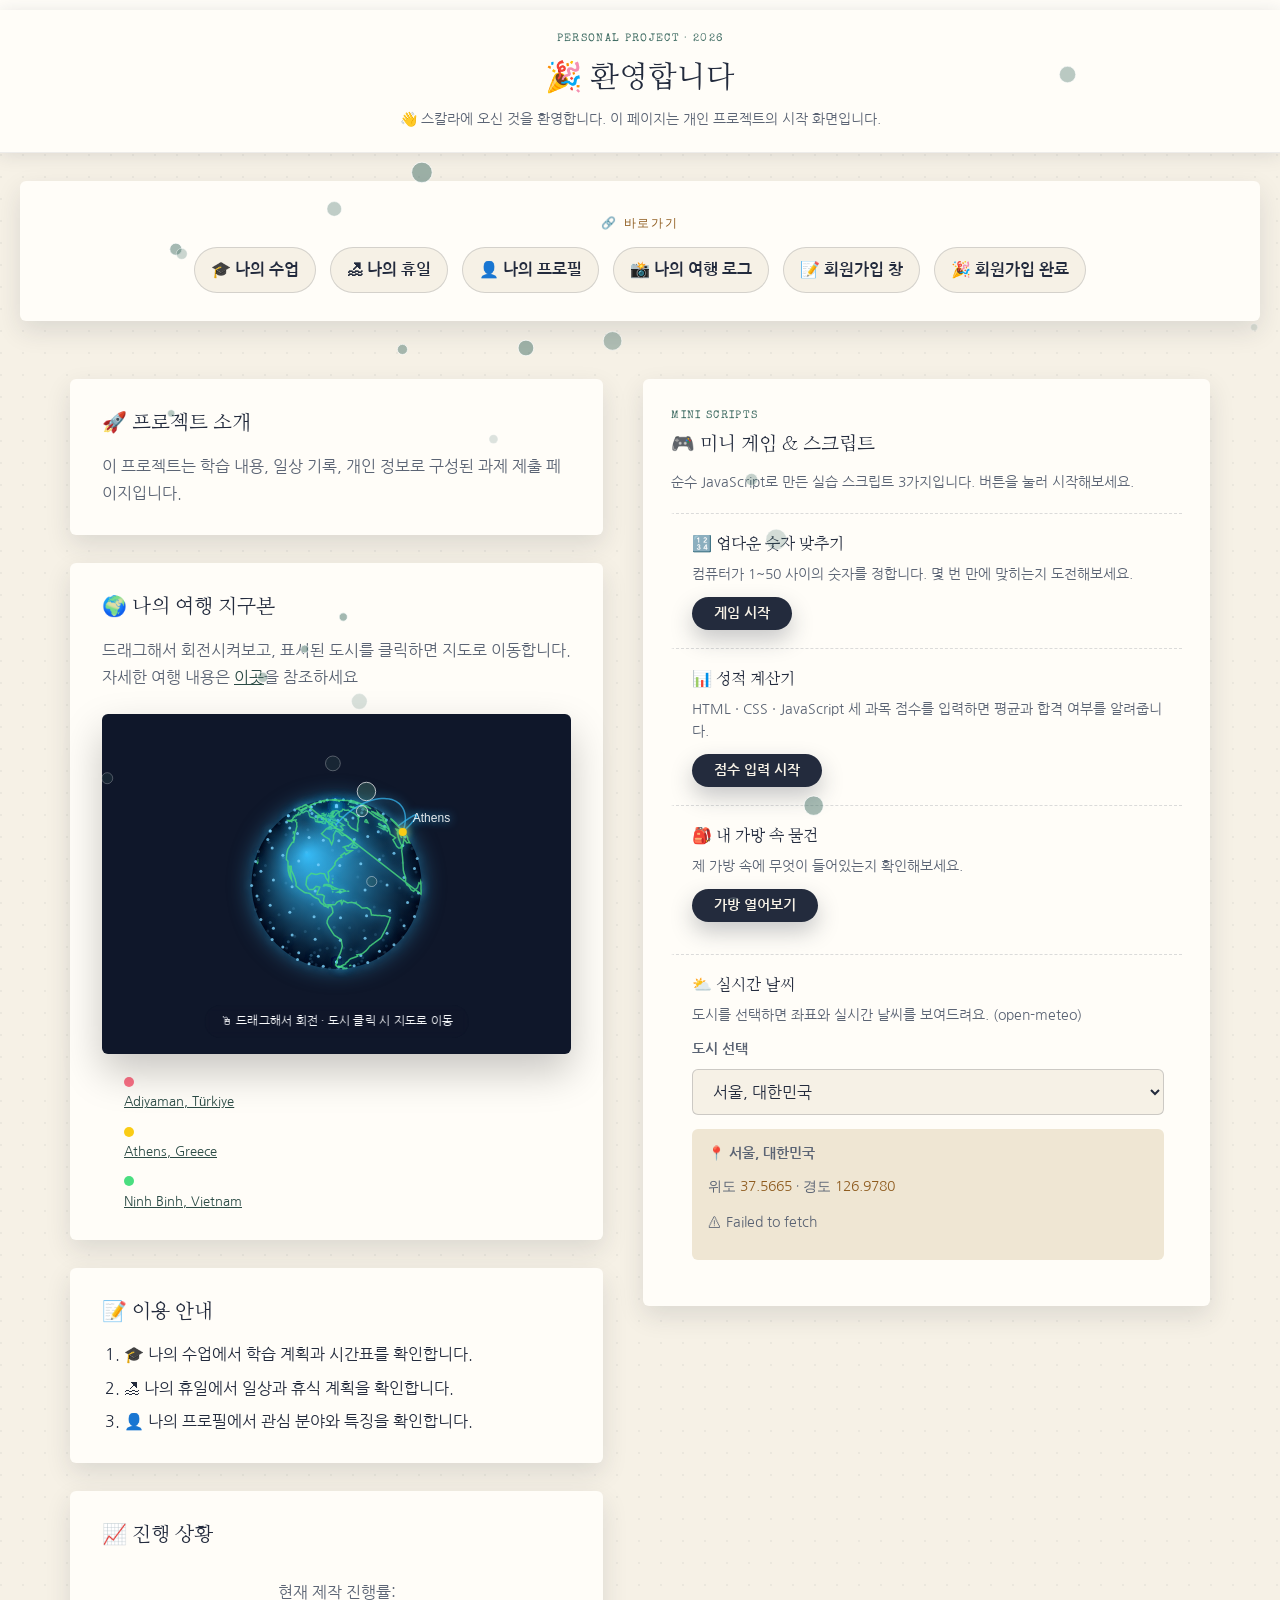
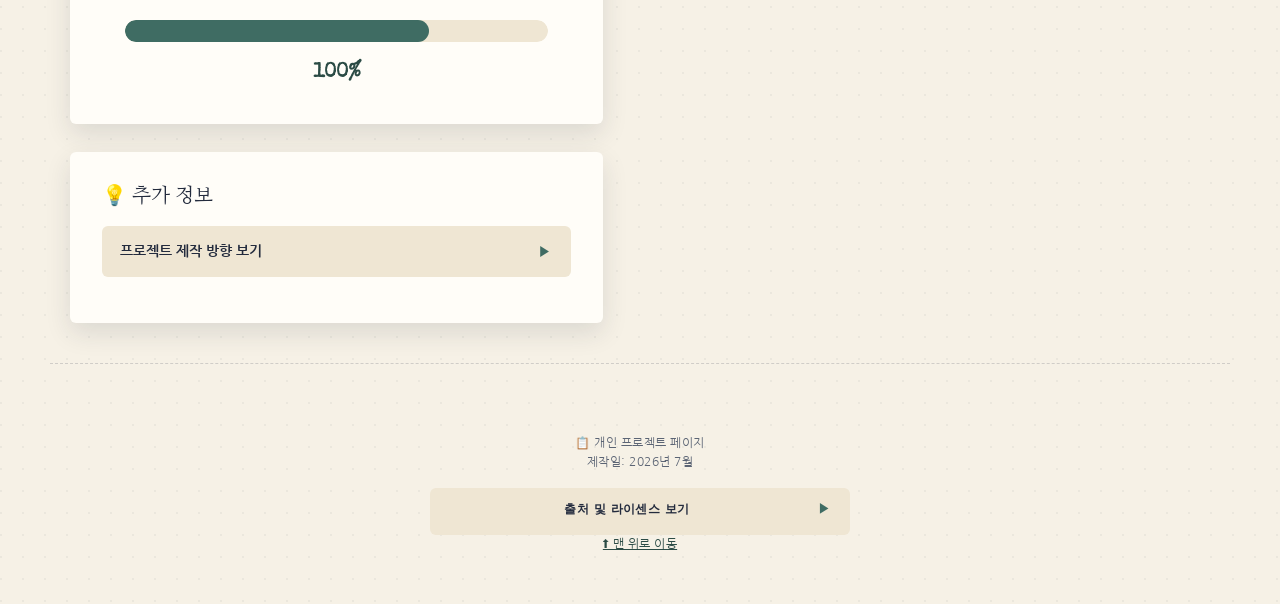
<file: index.html>
<!DOCTYPE html>
<html>
<head>
    <meta charset="UTF-8">
    <title>이동 중...</title>
    <!-- 1. 자바스크립트를 이용한 즉시 이동 -->
    <script>
        window.location.href = "./html/index.html";
    </script>
    
    <!-- 2. (백업용) 자바스크립트가 꺼져있을 경우를 대비한 0초 뒤 자동 이동 -->
    <meta http-equiv="refresh" content="0; url=./html/index.html">
</head>
<body>
    <p>페이지를 이동하고 있습니다. 잠시만 기다려주세요...</p>
    <p>이동하지 않는다면 <a href="./html/index.html">여기</a>를 클릭하세요.</p>
</body>
</html>
</file>
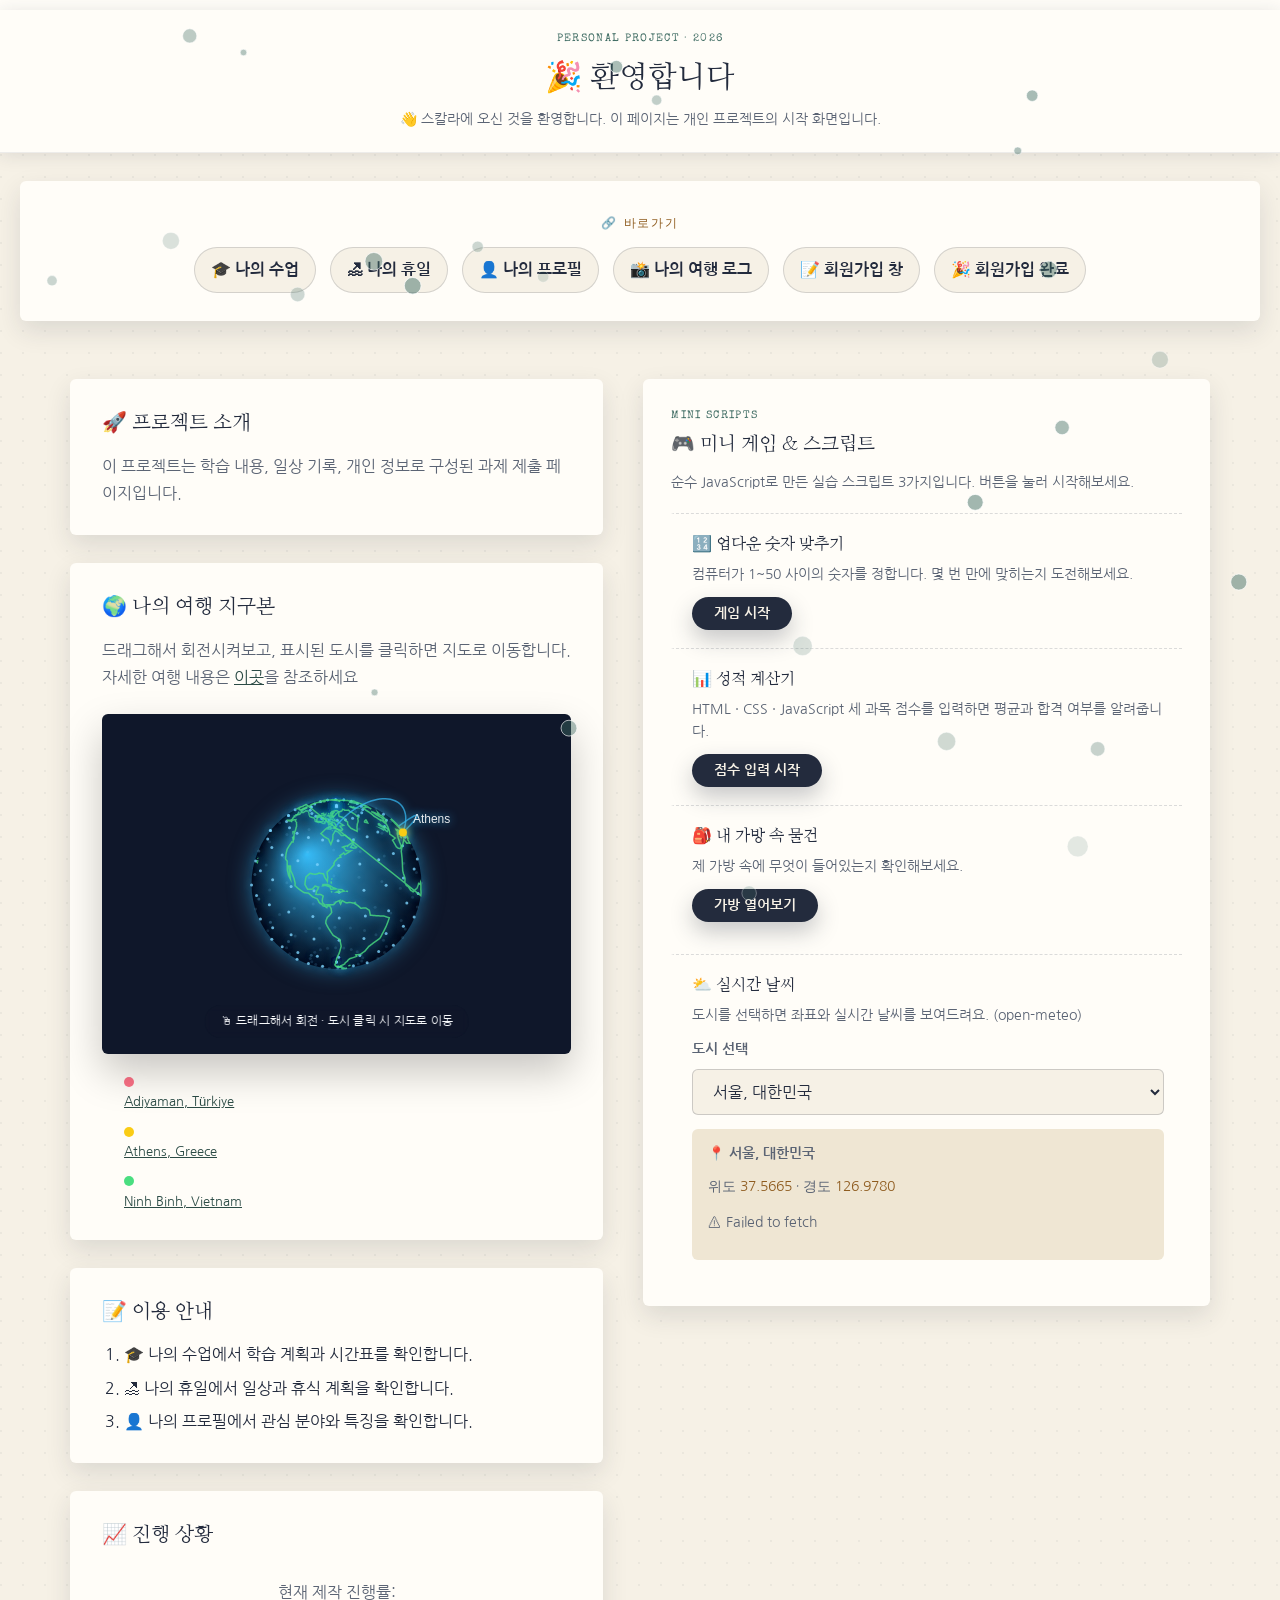
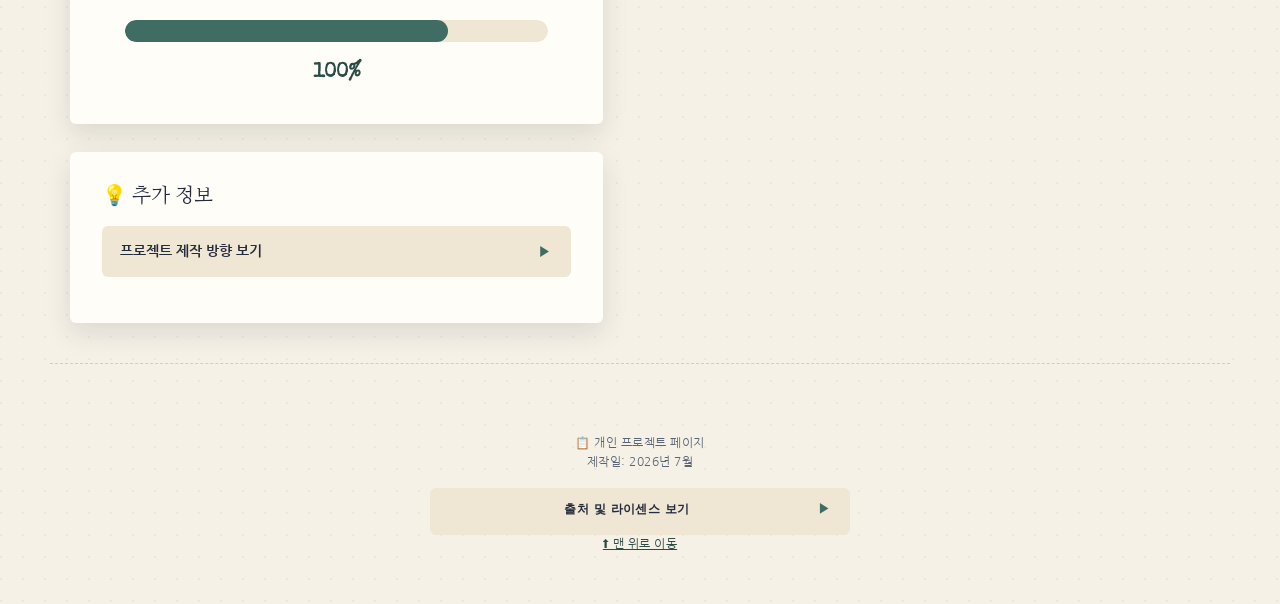
<file: html/index.html>
<!DOCTYPE html>
<html lang="ko">

<head>
    <meta charset="UTF-8">
    <meta name="viewport" content="width=device-width, initial-scale=1.0">
    <link rel="stylesheet" href="../css/style.css" />
    <link rel="stylesheet" href="../css/globe.css" />
    <title>[과제] Project 구성과 index.html</title>

    <style>
        .profile-layout-container {
            max-width: 1180px;
            margin: 0 auto;
            padding: 20px;
            display: flex;
            gap: 28px;
            align-items: flex-start;
        }

        li a {
            display: block;
            width: 100%;
            height: 100%;
        }

        /* ---------------- 사이드바: 실시간 날씨 위젯 ---------------- */

        .weather-block .field {
            margin-bottom: 14px;
        }

        .weather-block .field label {
            margin-bottom: 8px;
        }

        .weather-box {
            background: var(--color-paper-alt);
            border-radius: var(--radius-card);
            padding: 14px 16px;
            min-height: 64px;
        }

        .weather-city-name {
            font-weight: 700;
            color: var(--color-ink);
            margin-bottom: 4px;
        }

        .weather-coords {
            font-family: var(--font-mono);
            font-size: 12.5px;
            color: var(--color-ink-soft);
            margin-bottom: 6px;
        }

        .weather-coords span {
            color: var(--color-stamp-dark);
        }

        .weather-loading {
            font-size: 13.5px;
            color: var(--color-ink-soft);
        }

        .weather-placeholder {
            font-size: 13.5px;
            color: var(--color-ink-soft);
        }

        .weather-result {
            display: flex;
            flex-wrap: wrap;
            align-items: baseline;
            gap: 4px 12px;
            padding-top: 6px;
            border-top: 1px dashed rgba(35, 43, 61, .16);
        }

        .weather-temp {
            font-family: var(--font-mono);
            font-size: 20px;
            font-weight: 700;
            color: var(--color-teal-dark);
        }

        .weather-humid {
            font-family: var(--font-mono);
            font-size: 14px;
            color: var(--color-ink);
        }

        .weather-time {
            flex-basis: 100%;
            font-size: 12px;
            color: var(--color-ink-soft);
        }

        .weather-error {
            font-size: 13.5px;
            color: var(--color-terracotta);
            animation: weather-fade-in .35s var(--ease);
        }

        .weather-result {
            animation: weather-fade-in .4s var(--ease);
        }

        .loading-dots span {
            display: inline-block;
            opacity: .2;
            animation: dot-blink 1.2s var(--ease) infinite;
        }

        .loading-dots span:nth-child(2) {
            animation-delay: .2s;
        }

        .loading-dots span:nth-child(3) {
            animation-delay: .4s;
        }

        @keyframes dot-blink {

            0%,
            80%,
            100% {
                opacity: .2;
            }

            40% {
                opacity: 1;
            }
        }

        @keyframes weather-fade-in {
            from {
                opacity: 0;
                transform: translateY(4px);
            }

            to {
                opacity: 1;
                transform: translateY(0);
            }
        }

        /* ---------------- 1. 상단 바로가기 메뉴 hover ---------------- */

        .page-nav .choice {
            transition: transform .25s var(--ease), box-shadow .25s var(--ease), border-color .25s var(--ease);
        }

        .page-nav .choice:hover {
            transform: translateY(-3px);
            box-shadow: var(--shadow-card-hover);
            border-color: var(--color-teal);
        }

        /* ---------------- 2. 지구본 범례 hover ---------------- */

        .globe-legend li a {
            transition: color .2s var(--ease);
        }

        .globe-legend li:hover a {
            color: var(--color-teal-dark);
        }

        .globe-legend li:hover .legend-dot {
            animation: dot-pulse 1s var(--ease) infinite;
        }

        @keyframes dot-pulse {

            0%,
            100% {
                transform: scale(1);
                box-shadow: 0 0 0 0 var(--dot-color, var(--color-teal));
            }

            50% {
                transform: scale(1.35);
                box-shadow: 0 0 0 4px transparent;
            }
        }

        /* ---------------- 3. 진행률: 카드 안에서 확대 + 중앙 정렬 ---------------- */

        .progress-row--hero {
            flex-direction: column;
            justify-content: center;
            text-align: center;
            gap: 14px;
            padding: 14px 0 6px;
        }

        .progress-row--hero progress {
            width: min(90%, 560px);
            height: 22px;
        }

        .progress-row--hero progress::-webkit-progress-value {
            transition: width 1.3s var(--ease);
        }

        .progress-row--hero .progress-value {
            font-size: 20px;
            font-weight: 700;
            color: var(--color-teal-dark);
        }

        /* ---------------- 4. 미니 게임 카드 hover ---------------- */

        .game-block {
            border-left: 3px solid transparent;
            transition: background .25s var(--ease), border-left-color .25s var(--ease), padding-left .25s var(--ease);
        }

        .game-block:hover {
            background: var(--color-paper-alt);
            border-left-color: var(--color-teal);
            padding-left: 12px;
        }

        /* ---------------- 5. 가방 리스트 순차 등장 애니메이션 ---------------- */

        .bag-list li {
            animation: bag-item-in .4s var(--ease) both;
        }

        .bag-list li:nth-child(1) {
            animation-delay: .05s;
        }

        .bag-list li:nth-child(2) {
            animation-delay: .1s;
        }

        .bag-list li:nth-child(3) {
            animation-delay: .15s;
        }

        .bag-list li:nth-child(4) {
            animation-delay: .2s;
        }

        .bag-list li:nth-child(5) {
            animation-delay: .25s;
        }

        .bag-list li:nth-child(n+6) {
            animation-delay: .3s;
        }

        @keyframes bag-item-in {
            from {
                opacity: 0;
                transform: translateY(6px);
            }

            to {
                opacity: 1;
                transform: translateY(0);
            }
        }


        /* ---------------- 8. 상세정보 화살표 회전 ---------------- */

        .terms-box summary {
            list-style: none;
            position: relative;
            padding-right: 26px;
        }

        .terms-box summary::-webkit-details-marker {
            display: none;
        }

        .terms-box summary::after {
            content: "▶";
            position: absolute;
            right: 2px;
            top: 0;
            display: inline-block;
            color: var(--color-teal);
            transition: transform .3s var(--ease);
        }

        .terms-box[open] summary::after {
            transform: rotate(90deg);
        }

        /* ---------------- 푸터 라이센스 영역 ---------------- */

        .footer-license {
            max-width: 420px;
            margin: 16px auto 0;
            text-align: left;
            font-family: var(--font-body);
            font-size: 13px;
        }

        .footer-license summary {
            text-align: center;
            font-family: var(--font-mono);
            font-size: 12px;
            letter-spacing: .04em;
        }
    </style>
</head>

<body>
    <div id="top" class="trip-header-gap"> </div>
    <header class="trip-header-container header-center">
        <div class="trip-header-text">
            <p class="trip-eyebrow">PERSONAL PROJECT · 2026</p>
            <h1 title="스칼라 프로젝트 메인 페이지">🎉 환영합니다</h1>
            <p class="trip-subtitle">👋 스칼라에 오신 것을 환영합니다. 이 페이지는 개인 프로젝트의 시작 화면입니다.</p>
        </div>
    </header>
    <div class="page-nav-container">

        <nav class="page-nav" aria-label="페이지 바로가기">
            <p class="trip-detail-eyebrow">🔗 바로가기</p>
            <ul class="choice-row profile-nav-list">
                <li class="choice"><a href="./myClass.html" title="나의 수업 페이지 이동">🎓 나의 수업</a></li>
                <li class="choice"><a href="./holiday.html" title="나의 휴일 페이지 이동">🏖 나의 휴일</a></li>
                <li class="choice"><a href="./myProfile.html" title="나의 프로필 페이지 이동">👤 나의 프로필</a></li>
                <li class="choice"><a href="./myTrip.html" title="나의 여행 로그 페이지 이동">📸 나의 여행 로그</a></li>
                <li class="choice"><a href="./signUp.html" title="회원가입 페이지 이동">📝 회원가입 창</a></li>
                <li class="choice"><a href="./signUpResult.html" title="회원가입 완료 페이지 이동">🎉 회원가입 완료</a></li>
            </ul>
        </nav>
    </div>

    <div class="page-layout">
        <main class="page-main">
            <section id="introduction">
                <h2>🚀 프로젝트 소개</h2>
                <p>이 프로젝트는 학습 내용, 일상 기록, 개인 정보로 구성된 과제 제출 페이지입니다.</p>
            </section>

            <section id="globe-section">
                <h2>🌍 나의 여행 지구본</h2>
                <p>드래그해서 회전시켜보고, 표시된 도시를 클릭하면 지도로 이동합니다.</p>
                <p>자세한 여행 내용은 <a href="./myTrip.html">이곳</a>을 참조하세요</p>
                <div class="globe-frame">
                    <div class="globe-app">
                        <canvas id="globe" role="img" aria-label="제가 방문한 세 도시를 표시한 3D 지구본"></canvas>
                        <div class="overlay">
                            <p class="globe-hint">🖱 드래그해서 회전 · 도시 클릭 시 지도로 이동</p>
                        </div>
                    </div>
                </div>

                <ul class="globe-legend">
                    <li>
                        <span class="legend-dot" style="--dot-color:#fb7185"></span>
                        <a href="https://www.google.com/maps?q=Adiyaman" target="_blank" rel="noopener">Adiyaman,
                            Türkiye</a>
                    </li>
                    <li>
                        <span class="legend-dot" style="--dot-color:#facc15"></span>
                        <a href="https://www.google.com/maps?q=Athens" target="_blank" rel="noopener">Athens, Greece</a>
                    </li>
                    <li>
                        <span class="legend-dot" style="--dot-color:#4ade80"></span>
                        <a href="https://www.google.com/maps?q=Ninh+Binh" target="_blank" rel="noopener">Ninh Binh,
                            Vietnam</a>
                    </li>
                </ul>
            </section>

            <section id="guide">
                <h2>📝 이용 안내</h2>
                <ol>
                    <li>🎓 나의 수업에서 학습 계획과 시간표를 확인합니다.</li>
                    <li>🏖 나의 휴일에서 일상과 휴식 계획을 확인합니다.</li>
                    <li>👤 나의 프로필에서 관심 분야와 특징을 확인합니다.</li>
                </ol>
            </section>

            <section id="project-status">
                <h2>📈 진행 상황</h2>
                <p class="progress-row progress-row--hero">
                    현재 제작 진행률:
                    <progress id="mainProgress" title="100%" value="100" max="100" data-target="100">100%</progress>
                    <span class="progress-value">100%</span>
                </p>
            </section>

            <section id="extra-info">
                <h2>💡 추가 정보</h2>
                <details class="terms-box" id="projectDirection">
                    <summary>프로젝트 제작 방향 보기</summary>
                    <div class="terms-content">
                        <p>HTML의 시맨틱 태그와 다양한 요소를 활용하여 의미 있는 웹 페이지 구조를 만드는 것을 목표로 합니다.</p>
                    </div>
                </details>
            </section>
        </main>

        <aside class="page-aside" aria-label="미니 게임 & 스크립트">
            <div class="aside-card">
                <p class="trip-eyebrow">MINI SCRIPTS</p>
                <h2>🎮 미니 게임 &amp; 스크립트</h2>
                <p class="aside-desc">순수 JavaScript로 만든 실습 스크립트 3가지입니다. 버튼을 눌러 시작해보세요.</p>

                <section id="game-updown" class="game-block">
                    <h3>🔢 업다운 숫자 맞추기</h3>
                    <p>컴퓨터가 1~50 사이의 숫자를 정합니다. 몇 번 만에 맞히는지 도전해보세요.</p>
                    <button id="startUpDown" class="btn btn--primary">게임 시작</button>
                </section>

                <section id="game-grade" class="game-block">
                    <h3>📊 성적 계산기</h3>
                    <p>HTML · CSS · JavaScript 세 과목 점수를 입력하면 평균과 합격 여부를 알려줍니다.</p>
                    <button id="startGrade" class="btn btn--primary">점수 입력 시작</button>
                </section>

                <section id="game-bag" class="game-block">
                    <h3>🎒 내 가방 속 물건</h3>
                    <p>제 가방 속에 무엇이 들어있는지 확인해보세요.</p>
                    <button id="showBag" class="btn btn--primary">가방 열어보기</button>
                    <ul id="bagList" class="bag-list" aria-live="polite"></ul>
                </section>

                <section id="game-weather" class="game-block weather-block">
                    <h3>⛅ 실시간 날씨</h3>
                    <p>도시를 선택하면 좌표와 실시간 날씨를 보여드려요. (open-meteo)</p>

                    <div class="field">
                        <label for="citySelect">도시 선택</label>
                        <select id="citySelect">
                            <option value="seoul" data-lat="37.5665" data-lon="126.9780" selected>서울, 대한민국</option>
                            <option value="adiyaman" data-lat="37.7648" data-lon="38.2786">아디야만, 튀르키예</option>
                            <option value="athens" data-lat="37.9838" data-lon="23.7275">아테네, 그리스</option>
                            <option value="ninhbinh" data-lat="20.2506" data-lon="105.9744">닌빈, 베트남</option>
                        </select>
                    </div>

                    <div id="weather-box" class="weather-box" aria-live="polite">
                        <p class="weather-placeholder">도시를 선택해주세요.</p>
                    </div>
                </section>
            </div>
        </aside>
    </div>

    <hr class="section-divider">

    <footer class="site-footer">
        <p>📋 개인 프로젝트 페이지</p>
        <p>제작일: <time datetime="2026-07">2026년 7월</time></p>

        <details class="terms-box footer-license" id="footerLicense">
            <summary>출처 및 라이센스 보기</summary>
            <div class="terms-content">
                <p>image by: unsplash <br>
                    <a target="_blank" href="https://unsplash.com/ko/%EC%82%AC%EC%A7%84/%EC%82%B0%EC%97%90-%EC%9E%88%EB%8A%94-%EA%B3%A0%EB%8C%80-%EC%A1%B0%EA%B0%81%EC%83%81%EA%B3%BC-%EC%98%81%EB%AC%98-rmUcAo02exY">산에 있는 조각상과 영묘</a>
                    <a target="_blank" href="https://unsplash.com/ko/%EC%82%AC%EC%A7%84/%EB%88%88%EC%97%90-%EB%9D%84%EB%8A%94-%EC%96%B8%EB%8D%95%EC%9D%B4-%EC%9E%88%EB%8A%94-%EC%95%84%ED%85%8C%EB%84%A4-%EB%8F%84%EC%8B%9C-%EA%B2%BD%EA%B4%80-pINqmDp0gts">눈에 띄는 언덕이 있는 아테네 도시 경관</a>
                    <a target="_blank" href="https://unsplash.com/ko/%EC%82%AC%EC%A7%84/%EB%B9%A8%EA%B0%84-%EC%98%B7%EC%9D%84-%EC%9E%85%EC%9D%80-%EC%82%AC%EB%9E%8C%EC%9D%B4-%EC%9A%B8%EC%B0%BD%ED%95%9C-%EC%82%B0-%EC%86%8D-%EA%B3%A0%EB%8C%80-%EC%82%AC%EC%9B%90%EC%9C%BC%EB%A1%9C-%EA%B1%B8%EC%96%B4%EA%B0%84%EB%8B%A4-0bnd8yhlw7A">빨간 옷을 입은 사람이 울창한 산 속 고대 사원으로 걸어간다</a>
                </p>
                <p>
                    video by: videomaker <br>
                    <a target="_blank" href="https://videomaker.me/ko">videomaker.me</a>
                </p>
                <p>
                    audio by: pixabay ℗Grand Project Music <br>
                    <a target="_blank" href="https://pixabay.com/music/adventure-wonders-of-the-earth-550792/">Wonders of the Earth</a>
                    
                </p>
            </div>
        </details>

        <p><a href="#" id="scrollTopLink">⬆ 맨 위로 이동</a></p>
    </footer>

    <button id="scrollTopBtn" class="scroll-top-btn" aria-label="맨 위로 이동" title="맨 위로 이동">⬆</button>

    <script type="module" src="../script/globe.js"></script>
    <script src="../script/upDown.js"></script>
    <script src="../script/grade.js"></script>
    <script src="../script/bag.js"></script>
    <script type="module" src="../script/realtimeInfo.js"></script>
    <script>
        // 3. 진행률 바: 화면(뷰포트)에 들어오는 순간 0 → 목표값으로 채워지는 연출
        const mainProgress = document.querySelector("#mainProgress");
        const progressSection = document.querySelector("#project-status");
        if (mainProgress && progressSection) {
            const target = Number(mainProgress.dataset.target) || Number(mainProgress.value) || 0;
            mainProgress.value = 0;

            const progressObserver = new IntersectionObserver((entries) => {
                entries.forEach((entry) => {
                    if (entry.isIntersecting) {
                        mainProgress.value = target;
                        progressObserver.unobserve(entry.target);
                    }
                });
            }, { threshold: 0.4 });

            progressObserver.observe(progressSection);
        }

        // 7. 스크롤을 일정 이상 내렸을 때만 나타나는 "맨 위로" 플로팅 버튼
        const scrollTopBtn = document.querySelector("#scrollTopBtn");
        window.addEventListener("scroll", () => {
            scrollTopBtn.classList.toggle("is-visible", window.scrollY > 400);
        });
        scrollTopBtn.addEventListener("click", () => {
            window.scrollTo({ top: 0, behavior: "smooth" });
        });

        // 푸터 "맨 위로 이동" 링크도 smooth 스크롤로 동작
        const scrollTopLink = document.querySelector("#scrollTopLink");
        scrollTopLink.addEventListener("click", (event) => {
            event.preventDefault();
            window.scrollTo({ top: 0, behavior: "smooth" });
        });
    </script>
    <script>
        // "프로젝트 제작 방향 보기" / "라이센스 보기" 공통: 부드럽게 열고 닫기
        function setupCollapsible(detailsEl) {
            const summaryEl = detailsEl.querySelector("summary");
            const contentEl = detailsEl.querySelector(".terms-content");

            summaryEl.addEventListener("click", (event) => {
                event.preventDefault();
                detailsEl.open ? closeBox() : openBox();
            });

            function openBox() {
                detailsEl.open = true;
                const targetHeight = contentEl.scrollHeight;
                contentEl.style.height = "0px";
                requestAnimationFrame(() => {
                    contentEl.style.height = targetHeight + "px";
                });
                contentEl.addEventListener("transitionend", function onEnd() {
                    contentEl.style.height = "auto";
                    contentEl.removeEventListener("transitionend", onEnd);
                }, { once: true });
            }

            function closeBox() {
                contentEl.style.height = contentEl.scrollHeight + "px";
                requestAnimationFrame(() => {
                    contentEl.style.height = "0px";
                });
                contentEl.addEventListener("transitionend", function onEnd() {
                    detailsEl.open = false;
                    contentEl.style.height = "";
                    contentEl.removeEventListener("transitionend", onEnd);
                }, { once: true });
            }
        }

        setupCollapsible(document.querySelector("#projectDirection"));
        setupCollapsible(document.querySelector("#footerLicense"));
    </script>
    <!-- \전역 분리용 Canvas 앵커 컨테이너 및 여름 계절감 배경 모듈 스크립트 -->
    <div id="summer-canvas-anchor"></div>
    <script src="../script/summer-canvas.js"></script>
</body>

</html>
</file>
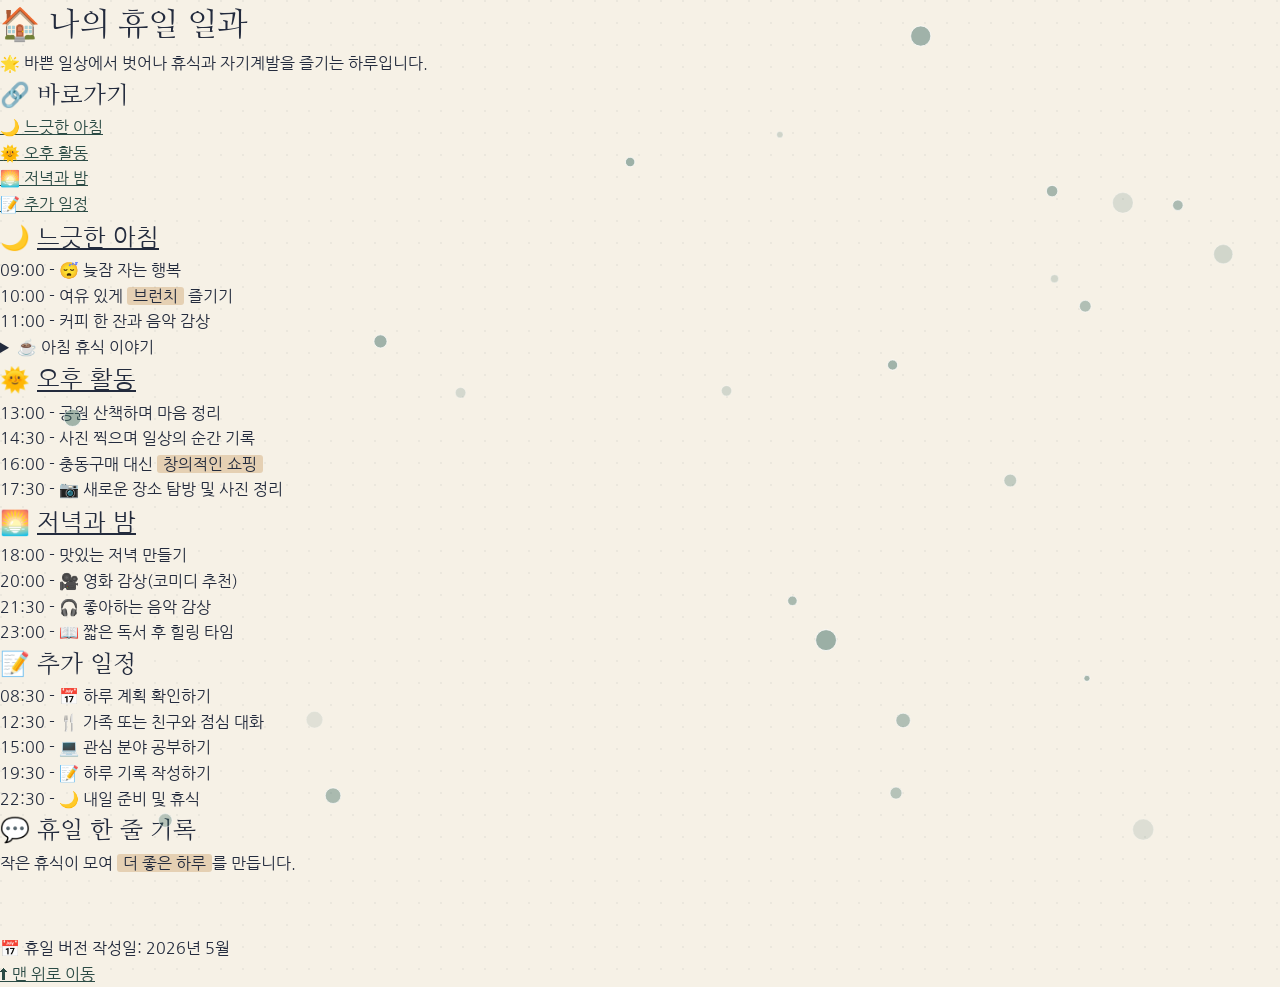
<file: html/holidayOld.html>
<!DOCTYPE html>
<html lang="ko">

<head>
    <meta charset="UTF-8">
    <meta name="viewport" content="width=device-width, initial-scale=1.0">
    <link rel="stylesheet" href="../css/style.css">
    <title>나의 휴일 일과</title>
</head>

<body>

    <header id="top">
        <h1>&#127968; 나의 휴일 일과</h1>
        <p>
            &#127775; 바쁜 일상에서 벗어나 휴식과 자기계발을 즐기는 하루입니다.
        </p>
    </header>

    <nav title="휴일 일정 바로가기">
        <h2>&#128279; 바로가기</h2>
        <ul>
            <li>
                <a href="#morning">&#127769; 느긋한 아침</a>
            </li>
            <li>
                <a href="#afternoon">&#127774; 오후 활동</a>
            </li>
            <li>
                <a href="#evening">&#127749; 저녁과 밤</a>
            </li>
            <li>
                <a href="#extra">&#128221; 추가 일정</a>
            </li>
        </ul>
    </nav>

    <main>

        <section id="morning">
            <h2 title="휴일 오전 일정">&#127769; <u>느긋한 아침</u></h2>

            <p>09:00 - &#128564; 늦잠 자는 행복</p>

            <p>
                10:00 - 여유 있게
                <mark>브런치</mark> 즐기기
            </p>

            <p>
                11:00 -
                <strong>커피 한 잔</strong>과 음악 감상
            </p>

            <details>
                <summary>&#9749; 아침 휴식 이야기</summary>
                <p>
                    좋아하는 음악을 들으며 천천히 하루를 시작합니다.
                </p>
            </details>

        </section>


        <section id="afternoon">
            <h2 title="휴일 오후 일정">&#127774; <u>오후 활동</u></h2>

            <p>
                13:00 - 공원 산책하며
                <strong>마음 정리</strong>
            </p>

            <p>
                14:30 - 사진 찍으며
                <strong>일상의 순간 기록</strong>
            </p>

            <p>
                16:00 - 충동구매 대신
                <mark>창의적인 쇼핑</mark>
            </p>

            <p>
                17:30 - &#128247; 새로운 장소 탐방 및 사진 정리
            </p>

        </section>


        <section id="evening">
            <h2 title="휴일 저녁 일정">&#127749; <u>저녁과 밤</u></h2>

            <p>
                18:00 -
                <strong>맛있는 저녁</strong> 만들기
            </p>

            <p>
                20:00 - &#127909; 영화 감상(코미디 추천)
            </p>

            <p>
                21:30 - &#127911; 좋아하는 음악 감상
            </p>

            <p>
                23:00 - &#128214; 짧은 독서 후 힐링 타임
            </p>

        </section>


        <section id="extra">
            <h2>&#128221; 추가 일정</h2>

            <p>
                08:30 - &#128197; 하루 계획 확인하기
            </p>

            <p>
                12:30 - &#127860; 가족 또는 친구와 점심 대화
            </p>

            <p>
                15:00 - &#128187; 관심 분야 공부하기
            </p>

            <p>
                19:30 - &#128221; 하루 기록 작성하기
            </p>

            <p>
                22:30 - &#127769; 내일 준비 및 휴식
            </p>

        </section>


        <section>
            <h2>&#128172; 휴일 한 줄 기록</h2>

            <blockquote title="휴일의 의미">
                작은 휴식이 모여 <mark> 더 좋은 하루</mark>를 만듭니다.
            </blockquote>

        </section>


    </main>


    <footer>
        <p>
            &#128197;
            휴일 버전 작성일:
            <time datetime="2026-05">2026년 5월</time>
        </p>

        <p>
            <a href="#top">&#11014; 맨 위로 이동</a>
        </p>
    </footer>

    <!-- \전역 분리용 Canvas 앵커 컨테이너 및 여름 계절감 배경 모듈 스크립트 -->
    <div id="summer-canvas-anchor"></div>
    <script src="../script/summer-canvas.js"></script>
</body>

</html>
</file>
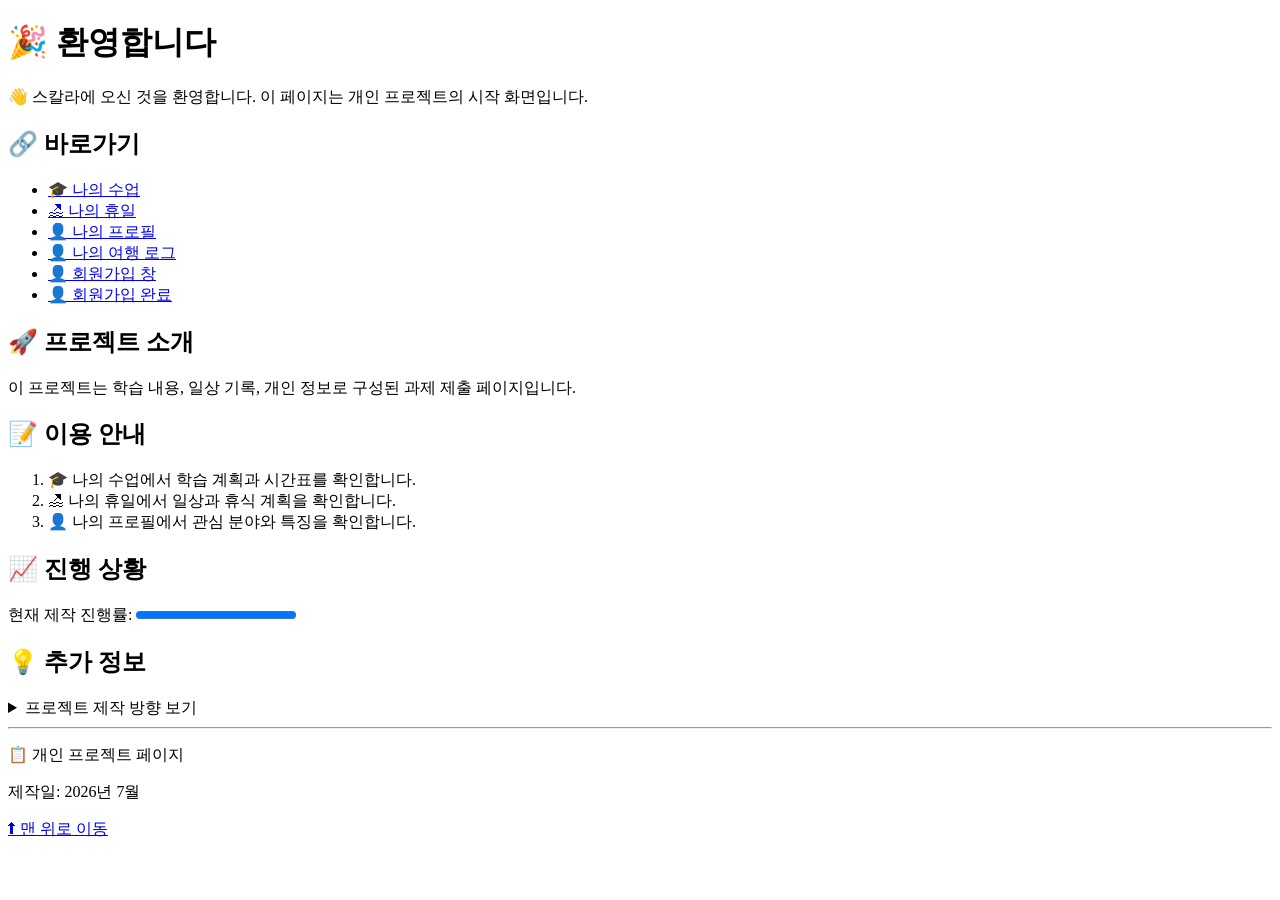
<file: html/indexOld.html>
<!DOCTYPE html>
<html lang="ko">

<head>
    <meta charset="UTF-8">
    <meta name="viewport" content="width=device-width, initial-scale=1.0">
    <title>[과제] Project 구성과 index.html</title>
</head>

<body>
    <header id="top">
        <h1 title="스칼라 프로젝트 메인 페이지">
            &#127881; 환영합니다
        </h1>
        <p>
            &#128075;
            스칼라에 오신 것을 환영합니다.
            이 페이지는 개인 프로젝트의 시작 화면입니다.
        </p>
    </header>

    <nav title="페이지 바로가기">
        <h2>
            &#128279; 바로가기
        </h2>
        <ul>
            <li>
                <a href="myClass.html" title="나의 수업 페이지 이동">
                    &#127891; 나의 수업
                </a>
            </li>
            <li>
                <a href="holiday.html" title="나의 휴일 페이지 이동">
                    &#127958; 나의 휴일
                </a>
            </li>
            <li>
                <a href="myProfile.html" title="나의 프로필 페이지 이동">
                    &#128100; 나의 프로필
                </a>
            </li>
            <li>
                <a href="myTrip.html" title="나의 프로필 페이지 이동">
                    &#128100; 나의 여행 로그
                </a>
            </li>
            <li>
                <a href="signUp.html" title="나의 프로필 페이지 이동">
                    &#128100; 회원가입 창
                </a>
            </li>
            <li>
                <a href="signUpResult.html" title="나의 프로필 페이지 이동">
                    &#128100; 회원가입 완료
                </a>
            </li>
        </ul>
    </nav>
    <main>
        <section id="introduction">
            <h2>
                &#128640; 프로젝트 소개
            </h2>
            <p>
                이 프로젝트는 학습 내용,
                일상 기록,
                개인 정보로 구성된
                과제 제출 페이지입니다.
            </p>
        </section>
        <section id="guide">
            <h2>
                &#128221; 이용 안내
            </h2>
            <ol>
                <li>
                    &#127891;
                    나의 수업에서 학습 계획과 시간표를 확인합니다.
                </li>
                <li>
                    &#127958;
                    나의 휴일에서 일상과 휴식 계획을 확인합니다.
                </li>
                <li>
                    &#128100;
                    나의 프로필에서 관심 분야와 특징을 확인합니다.
                </li>
            </ol>
        </section>
        <section id="project-status">
            <h2>
                &#128200; 진행 상황
            </h2>
            <p>
                현재 제작 진행률:
                <progress title="100%" value="100" max="100">
                    100%
                </progress>
            </p>
        </section>
        <section id="extra-info">

            <h2>
                &#128161; 추가 정보
            </h2>
            <details>
                <summary>
                    프로젝트 제작 방향 보기
                </summary>
                <p>
                    HTML의 시맨틱 태그와 다양한 요소를 활용하여
                    의미 있는 웹 페이지 구조를 만드는 것을 목표로 합니다.
                </p>
            </details>
        </section>
    </main>
    <hr>
    <footer>
        <p>
            &#128203;
            개인 프로젝트 페이지
        </p>
        <p>
            제작일:
            <time datetime="2026-07">
                2026년 7월
            </time>
        </p>
        <p>
            <a href="#top">
                &#11014; 맨 위로 이동
            </a>
        </p>
    </footer>
</body>

</html>
</file>
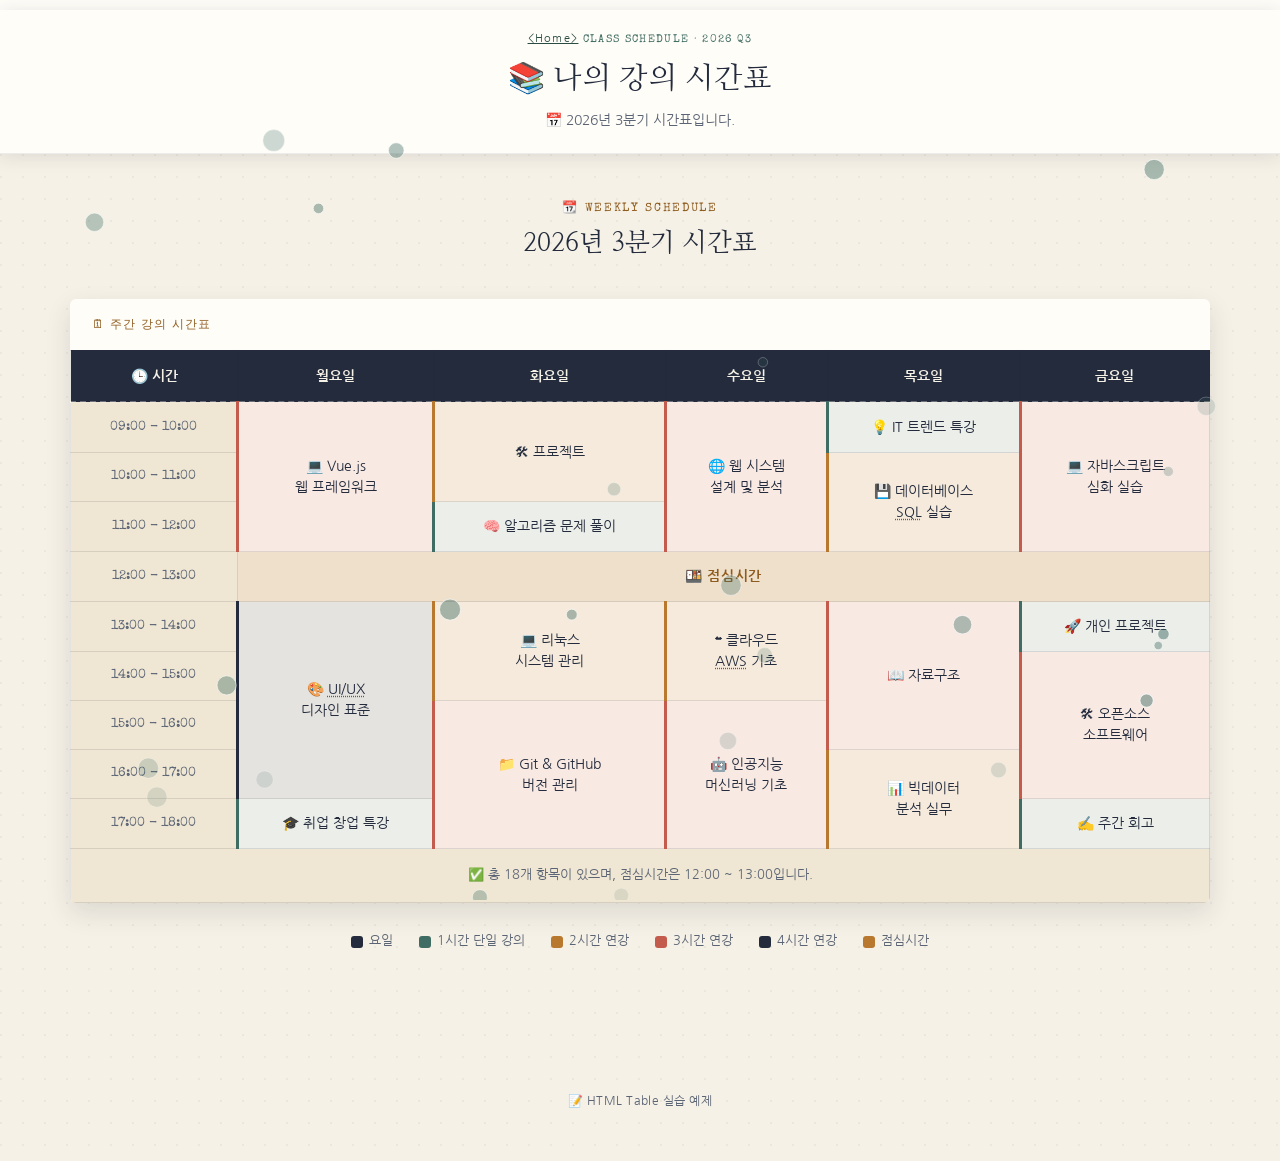
<file: html/myClass.html>
<!DOCTYPE html>
<html lang="ko">

<head>
    <meta charset="UTF-8">
    <meta name="viewport" content="width=device-width, initial-scale=1.0">
    <link rel="stylesheet" href="../css/style.css" />
    <title>나의 강의 시간표</title>
</head>

<body>
    <div class="trip-header-gap"> </div>
    <header class="trip-header-container header-center">
        <div class="trip-header-text">
            <p class="trip-eyebrow">
                <a href="index.html"> &lt;Home&gt;</a>
                CLASS SCHEDULE · 2026 Q3
            </p>
            <h1>📚 나의 강의 시간표</h1>
            <p class="trip-subtitle">📅 <time datetime="2026-07">2026년 3분기</time> 시간표입니다.</p>
        </div>
    </header>

    <main>
        <section id="timetable" class="timetable" aria-labelledby="timetable-heading">
            <p class="trip-detail-eyebrow timetable-eyebrow">📆 WEEKLY SCHEDULE</p>
            <h2 id="timetable-heading">2026년 3분기 시간표</h2>

            <div class="timetable-scroll">
                <table class="timetable-table">
                    <caption>🗓 주간 강의 시간표</caption>

                    <thead>
                        <tr>
                            <th scope="col">🕒 시간</th>
                            <th scope="col" class="day">월요일</th>
                            <th scope="col" class="day">화요일</th>
                            <th scope="col" class="day">수요일</th>
                            <th scope="col" class="day">목요일</th>
                            <th scope="col" class="day">금요일</th>
                        </tr>
                    </thead>

                    <tbody>
                        <tr>
                            <th scope="row">09:00 - 10:00</th>
                            <td rowspan="3" class="lecture3">💻 Vue.js <br> 웹 프레임워크</td>
                            <td rowspan="2" class="lecture2">🛠 프로젝트</td>
                            <td rowspan="3" class="lecture3">🌐 웹 시스템 <br> 설계 및 분석</td>
                            <td class="lecture1">💡 IT 트렌드 특강</td>
                            <td rowspan="3" class="lecture3">💻 자바스크립트 <br> 심화 실습</td>
                        </tr>

                        <tr>
                            <th scope="row">10:00 - 11:00</th>
                            <td rowspan="2" class="lecture2">
                                💾 데이터베이스 <br>
                                <abbr title="Structured Query Language">SQL</abbr> 실습
                            </td>
                        </tr>

                        <tr>
                            <th scope="row">11:00 - 12:00</th>
                            <td class="lecture1">🧠 알고리즘 문제 풀이</td>
                        </tr>

                        <tr>
                            <th scope="row">12:00 - 13:00</th>
                            <td colspan="5" class="lunch">🍱 점심시간</td>
                        </tr>

                        <tr>
                            <th scope="row">13:00 - 14:00</th>
                            <td rowspan="4" class="lecture4">
                                🎨 <abbr title="User Interface / User Experience">UI/UX</abbr> <br> 디자인 표준
                            </td>
                            <td rowspan="2" class="lecture2">💻 리눅스 <br> 시스템 관리</td>
                            <td rowspan="2" class="lecture2">
                                ☁ 클라우드 <br>
                                <abbr title="Amazon Web Services">AWS</abbr> 기초
                            </td>
                            <td rowspan="3" class="lecture3">📖 자료구조</td>
                            <td class="lecture1">🚀 개인 프로젝트</td>
                        </tr>

                        <tr>
                            <th scope="row">14:00 - 15:00</th>
                            <td rowspan="3" class="lecture3">🛠 오픈소스 <br> 소프트웨어</td>
                        </tr>

                        <tr>
                            <th scope="row">15:00 - 16:00</th>
                            <td rowspan="3" class="lecture3">📁 Git &amp; GitHub <br> 버전 관리</td>
                            <td rowspan="3" class="lecture3">🤖 인공지능 <br> 머신러닝 기초</td>
                        </tr>

                        <tr>
                            <th scope="row">16:00 - 17:00</th>
                            <td rowspan="2" class="lecture2">📊 빅데이터 <br> 분석 실무</td>
                        </tr>

                        <tr>
                            <th scope="row">17:00 - 18:00</th>
                            <td class="lecture1">🎓 취업 창업 특강</td>
                            <td class="lecture1">✍ 주간 회고</td>
                        </tr>
                    </tbody>

                    <tfoot>
                        <tr>
                            <td colspan="6">
                                ✅ 총 <strong>18개 항목</strong>이 있으며, 점심시간은 <strong>12:00 ~ 13:00</strong>입니다.
                            </td>
                        </tr>
                    </tfoot>
                </table>
            </div>

            <ul class="timetable-legend" aria-label="시간표 색상 안내">
                <li><span class="legend-swatch legend-day" aria-hidden="true"></span>요일</li>
                <li><span class="legend-swatch legend-lecture1" aria-hidden="true"></span>1시간 단일 강의</li>
                <li><span class="legend-swatch legend-lecture2" aria-hidden="true"></span>2시간 연강</li>
                <li><span class="legend-swatch legend-lecture3" aria-hidden="true"></span>3시간 연강</li>
                <li><span class="legend-swatch legend-lecture4" aria-hidden="true"></span>4시간 연강</li>
                <li><span class="legend-swatch legend-lunch" aria-hidden="true"></span>점심시간</li>
            </ul>
        </section>
    </main>

    <footer class="site-footer">
        <p>📝 HTML Table 실습 예제</p>
    </footer>

    <button id="goToHomeBtn" class="scroll-top-btn" aria-label="홈으로 이동" title="홈으로 이동">🏠</button>
    <button id="scrollTopBtn" class="scroll-top-btn" aria-label="맨 위로 이동" title="맨 위로 이동">⬆</button>

    <!-- \전역 분리용 Canvas 앵커 컨테이너 및 여름 계절감 배경 모듈 스크립트 -->
    <div id="summer-canvas-anchor"></div>
    <script src="../script/summer-canvas.js"></script>
    <script>
        const goToHomeBtn = document.querySelector("#goToHomeBtn");
        const scrollTopBtn = document.querySelector("#scrollTopBtn");
        window.addEventListener("scroll", () => {
            scrollTopBtn.classList.toggle("is-visible", window.scrollY > 400);
            goToHomeBtn.classList.toggle("is-visible", window.scrollY > 400);
        });
        
        goToHomeBtn.addEventListener("click", ()=>{
            window.location.href="/html/index.html"
        })

        scrollTopBtn.addEventListener("click", () => {
            window.scrollTo({ top: 0, behavior: "smooth" });
        });

        // 푸터 "맨 위로 이동" 링크도 smooth 스크롤로 동작
        const scrollTopLink = document.querySelector("#scrollTopLink");
        scrollTopLink.addEventListener("click", (event) => {
            event.preventDefault();
            window.scrollTo({ top: 0, behavior: "smooth" });
        });
    </script>
</body>

</html>
</file>
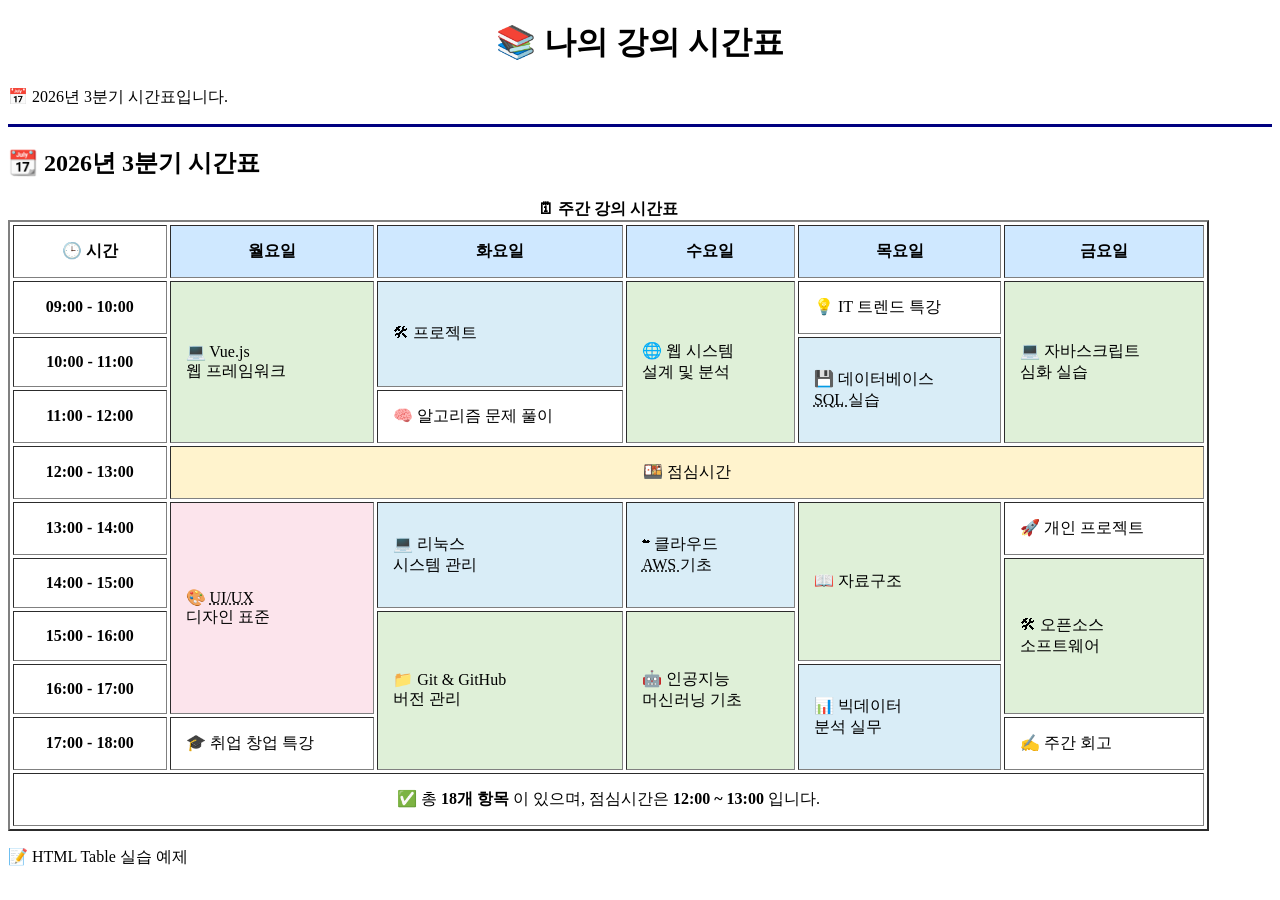
<file: html/myClassOld.html>
<!DOCTYPE html>
<html lang="ko">

<head>
    <meta charset="UTF-8">
    <meta name="viewport" content="width=device-width, initial-scale=1.0">
    <title>나의 강의 시간표</title>
</head>

<body>

    <header>
        <h1 id="title">
            &#128218; 나의 강의 시간표
        </h1>
        <p>
            &#128197;
            <time datetime="2026-07">
                2026년 3분기
            </time>
            시간표입니다.
        </p>
        <hr color="navy" size="3">
    </header>

    <main>
        <section id="timetable">
            <h2 title="2026년 3분기 시간표">
                &#128198; 2026년 3분기 시간표
            </h2>

            <table border="2" cellpadding="15" cellspacing="3" width="95%" title="주간 강의 시간표">
                <caption>
                    <strong>
                        &#128467; 주간 강의 시간표
                    </strong>
                </caption>

                <thead>
                    <tr>
                        <th scope="col">
                            &#128338; 시간
                        </th>
                        <th scope="col" class="day">
                            월요일
                        </th>
                        <th scope="col" class="day">
                            화요일
                        </th>
                        <th scope="col" class="day">
                            수요일
                        </th>
                        <th scope="col" class="day">
                            목요일
                        </th>
                        <th scope="col" class="day">
                            금요일
                        </th>
                    </tr>
                </thead>

                <tbody>

                    <tr>
                        <th scope="row">
                            09:00 - 10:00
                        </th>
                        <td rowspan="3" class="lecture3">
                            &#128187; Vue.js <br>
                            웹 프레임워크
                        </td>
                        <td rowspan="2" class="lecture2">
                            &#128736; 프로젝트
                        </td>
                        <td rowspan="3" class="lecture3">
                            &#127760; 웹 시스템 <br>
                            설계 및 분석
                        </td>
                        <td class="lecture1">
                            &#128161; IT 트렌드 특강
                        </td>
                        <td rowspan="3" class="lecture3">
                            &#128187; 자바스크립트 <br>
                            심화 실습
                        </td>
                    </tr>

                    <tr>
                        <th scope="row">
                            10:00 - 11:00
                        </th>
                        <td rowspan="2" class="lecture2">
                            &#128190; 데이터베이스 <br>
                            <abbr title="Structured Query Language">
                                SQL
                            </abbr>
                            실습
                        </td>
                    </tr>

                    <tr>
                        <th scope="row">
                            11:00 - 12:00
                        </th>
                        <td class="lecture1">
                            &#129504; 알고리즘 문제 풀이
                        </td>
                    </tr>

                    <tr>
                        <th scope="row">
                            12:00 - 13:00
                        </th>
                        <td colspan="5" align="center" class="lunch">

                            &#127857;
                            점심시간
                        </td>
                    </tr>

                    <tr>
                        <th scope="row">
                            13:00 - 14:00
                        </th>
                        <td rowspan="4" class="lecture4">
                            &#127912;
                            <abbr title="User Interface / User Experience">
                                UI/UX
                            </abbr>
                            <br>
                            디자인 표준
                        </td>
                        <td rowspan="2" class="lecture2">
                            &#128187;
                            리눅스
                            <br>
                            시스템 관리
                        </td>
                        <td rowspan="2" class="lecture2">
                            &#9729;
                            클라우드
                            <br>
                            <abbr title="Amazon Web Services">
                                AWS
                            </abbr>
                            기초
                        </td>
                        <td rowspan="3" class="lecture3">
                            &#128214;
                            자료구조
                        </td>
                        <td class="lecture1">
                            &#128640;
                            개인 프로젝트
                        </td>
                    </tr>

                    <tr>
                        <th scope="row">
                            14:00 - 15:00
                        </th>
                        <td rowspan="3" class="lecture3">
                            &#128736;
                            오픈소스
                            <br>
                            소프트웨어
                        </td>
                    </tr>

                    <tr>
                        <th scope="row">
                            15:00 - 16:00
                        </th>
                        <td rowspan="3" class="lecture3">
                            &#128193;
                            Git &amp; GitHub
                            <br>
                            버전 관리
                        </td>
                        <td rowspan="3" class="lecture3">
                            &#129302;
                            인공지능
                            <br>
                            머신러닝 기초
                        </td>
                    </tr>

                    <tr>
                        <th scope="row">
                            16:00 - 17:00
                        </th>
                        <td rowspan="2" class="lecture2">
                            &#128202;
                            빅데이터
                            <br>
                            분석 실무
                        </td>
                    </tr>

                    <tr>
                        <th scope="row">
                            17:00 - 18:00
                        </th>
                        <td class="lecture1">
                            &#127891;
                            취업 창업 특강
                        </td>
                        <td class="lecture1">
                            &#9997;
                            주간 회고
                        </td>
                    </tr>

                </tbody>

                <tfoot>
                    <tr>
                        <td colspan="6" align="center">
                            &#9989;
                            총
                            <strong>
                                18개 항목
                            </strong>
                            이 있으며,
                            점심시간은
                            <strong>
                                12:00 ~ 13:00
                            </strong>
                            입니다.
                        </td>
                    </tr>
                </tfoot>
            </table>
        </section>
    </main>

    <footer id="footer">
        <p>
            &#128221;
            HTML Table 실습 예제
        </p>
    </footer>


    <script>
        window.onload = function () {
            // 제목, footer 정렬
            document
                .getElementById("title")
                .align = "center";

            document
                .getElementById("footer")
                .align = "center";

            // 강의 시간별 색상
            let lecture1 =
                document.querySelectorAll(".lecture1");

            let lecture2 =
                document.querySelectorAll(".lecture2");

            let lecture3 =
                document.querySelectorAll(".lecture3");

            let lecture4 =
                document.querySelectorAll(".lecture4");

            lecture1.forEach(function (cell) {
                cell.bgColor = "#ffffff";
            });

            lecture2.forEach(function (cell) {
                cell.bgColor = "#d9edf7";
            });

            lecture3.forEach(function (cell) {
                cell.bgColor = "#dff0d8";
            });

            lecture4.forEach(function (cell) {
                cell.bgColor = "#fce4ec";
            });

            // 요일 배경
            let days =
                document.querySelectorAll(".day");

            days.forEach(function (day) {
                day.bgColor = "#cfe8ff";
            });
            // 점심시간
            let lunch =
                document.querySelector(".lunch");
            lunch.bgColor = "#fff3cd";
        }
    </script>
</body>

</html>
</file>
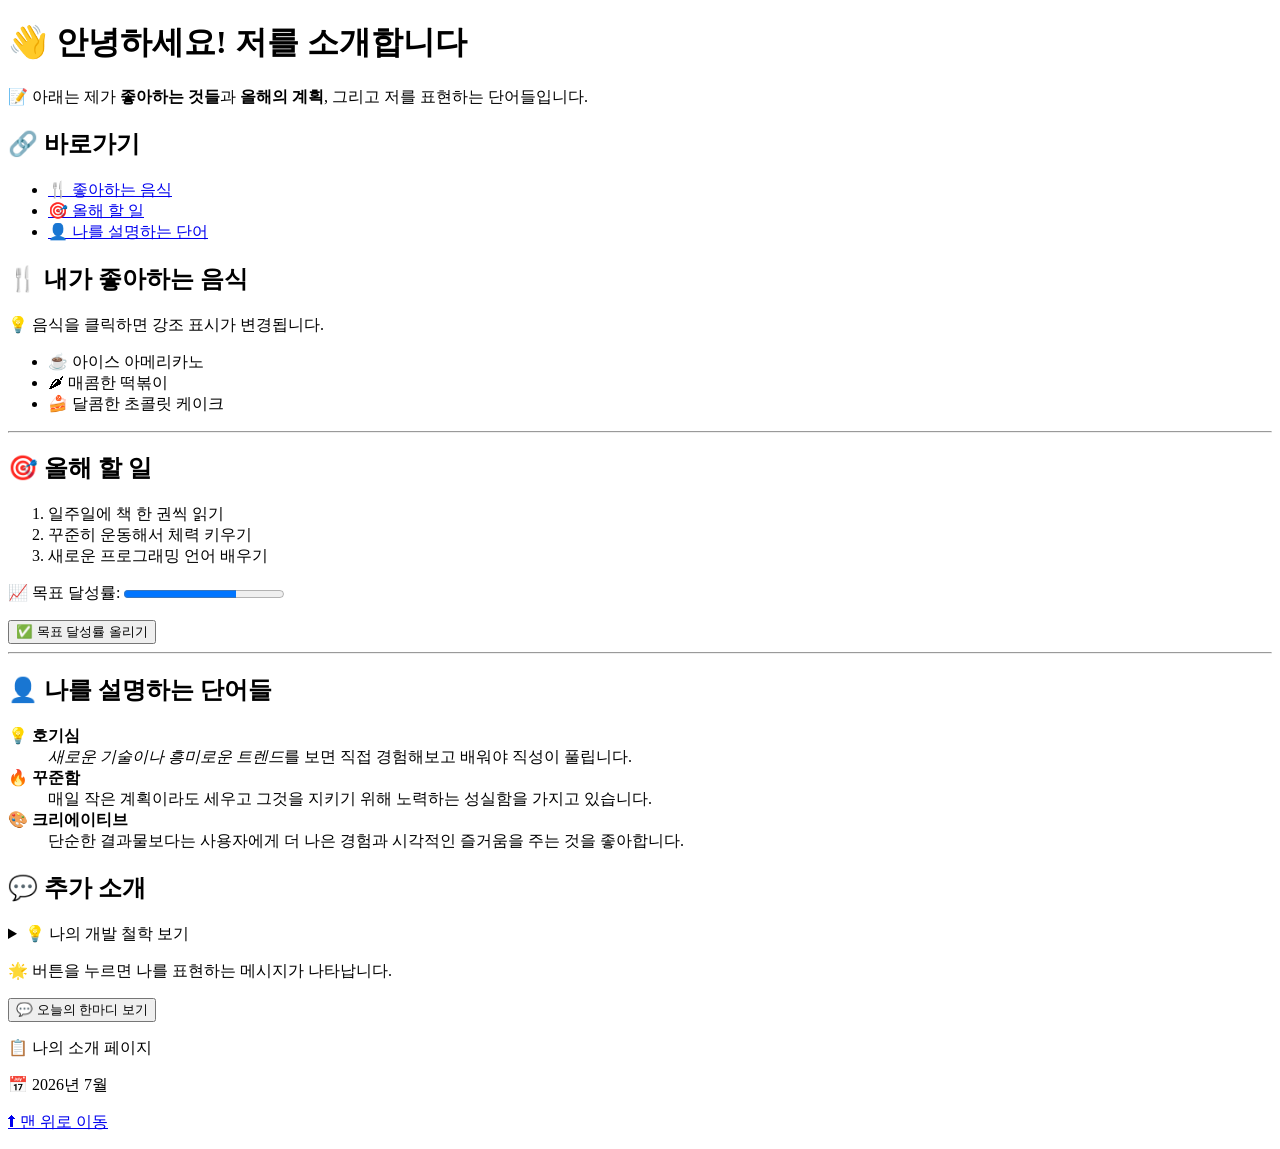
<file: html/myProfileOld.html>
<!DOCTYPE html>
<html lang="ko">

<head>
    <meta charset="UTF-8">
    <meta name="viewport" content="width=device-width, initial-scale=1.0">
    <title>나의 소개</title>
</head>

<body>
    <header id="top">
        <h1 title="개인 소개 페이지">&#128075; 안녕하세요! 저를 소개합니다</h1>
        <p>
            &#128221; 아래는 제가
            <strong>좋아하는 것들</strong>과
            <strong>올해의 계획</strong>,
            그리고 저를 표현하는 단어들입니다.
        </p>
    </header>
    <nav title="페이지 바로가기">
        <h2>&#128279; 바로가기</h2>
        <ul>
            <li><a href="#favorite-food">&#127860; 좋아하는 음식</a></li>
            <li><a href="#yearly-plan">&#127919; 올해 할 일</a></li>
            <li><a href="#keywords">&#128100; 나를 설명하는 단어</a></li>
        </ul>
    </nav>

    <main>
        <article>
            <section id="favorite-food">
                <h2>&#127860; 내가 좋아하는 음식</h2>
                <p>
                    &#128161; 음식을 클릭하면 강조 표시가 변경됩니다.
                </p>
                <ul title="좋아하는 음식 목록">
                    <li class="food">
                        &#9749; 아이스 아메리카노
                    </li>
                    <li class="food">
                        &#127798; 매콤한 떡볶이
                    </li>
                    <li class="food">
                        &#127856; 달콤한 초콜릿 케이크
                    </li>
                </ul>
            </section>

            <hr>

            <section id="yearly-plan">
                <h2>&#127919; 올해 할 일</h2>
                <ol title="올해 목표 목록">
                    <li>
                        일주일에 책 한 권씩 읽기
                    </li>
                    <li>
                        꾸준히 운동해서 체력 키우기
                    </li>
                    <li>
                        새로운 프로그래밍 언어 배우기
                    </li>
                </ol>
                <p>
                    &#128200; 목표 달성률:
                    <progress id="goalProgress" value="70" max="100">
                        70%
                    </progress>
                </p>
                <button id="increaseGoal">
                    &#9989; 목표 달성률 올리기
                </button>
            </section>

            <hr>

            <section id="keywords">
                <h2>&#128100; 나를 설명하는 단어들</h2>
                <dl>
                    <dt>
                        &#128161;
                        <strong>호기심</strong>
                    </dt>
                    <dd>
                        <em>새로운 기술이나 흥미로운 트렌드</em>를 보면
                        직접 경험해보고 배워야 직성이 풀립니다.
                    </dd>
                    <dt>
                        &#128293;
                        <strong>꾸준함</strong>
                    </dt>
                    <dd>
                        매일 작은 계획이라도 세우고 그것을 지키기 위해
                        노력하는 성실함을 가지고 있습니다.
                    </dd>
                    <dt>
                        &#127912;
                        <strong>크리에이티브</strong>
                    </dt>
                    <dd>
                        단순한 결과물보다는 사용자에게 더 나은 경험과
                        시각적인 즐거움을 주는 것을 좋아합니다.
                    </dd>
                </dl>
            </section>

            <section>
                <h2>&#128172; 추가 소개</h2>
                <details>
                    <summary>
                        &#128161; 나의 개발 철학 보기
                    </summary>
                    <p>
                        새로운 기술을 배우고 직접 만들어보는 과정을 즐깁니다.
                    </p>
                </details>
                <p id="message">
                    &#127775; 버튼을 누르면 나를 표현하는 메시지가 나타납니다.
                </p>
                <button id="messageButton">
                    &#128172; 오늘의 한마디 보기
                </button>
            </section>

        </article>
    </main>

    <footer>
        <p title="페이지 정보">
            &#128203; 나의 소개 페이지
        </p>
        <time datetime="2026-07" title="작성 날짜">
            &#128197; 2026년 7월
        </time>
        <p>
            <a href="#top">
                &#11014; 맨 위로 이동
            </a>
        </p>
    </footer>

    <script>
        const foods = document.querySelectorAll(".food");
        foods.forEach(function (food) {
            food.addEventListener("click", function () {
                const mark = food.querySelector("mark");
                if (mark) {
                    food.textContent = mark.textContent;
                } else {
                    const content = food.textContent;
                    food.innerHTML = "<mark>" + content + "</mark>";
                }
            });
        });
        const messages = [
            "새로운 기술을 배우는 과정은 즐거운 탐험입니다.",
            "꾸준한 작은 노력이 큰 결과를 만듭니다.",
            "좋은 경험은 직접 시도하는 것에서 시작됩니다.",
            "창의적인 생각은 새로운 가능성을 만듭니다."
        ];
        const message = document.querySelector("#message");
        const messageButton = document.querySelector("#messageButton");
        messageButton.addEventListener("click", function () {
            const random =
                Math.floor(Math.random() * messages.length);
            message.textContent = "💡 " + messages[random];

        });
        const progress = document.querySelector("#goalProgress");
        const goalButton = document.querySelector("#increaseGoal");
        goalButton.addEventListener("click", function () {
            if (progress.value < 100) {
                progress.value += 10;
            }
        });
    </script>
</body>

</html>
</file>
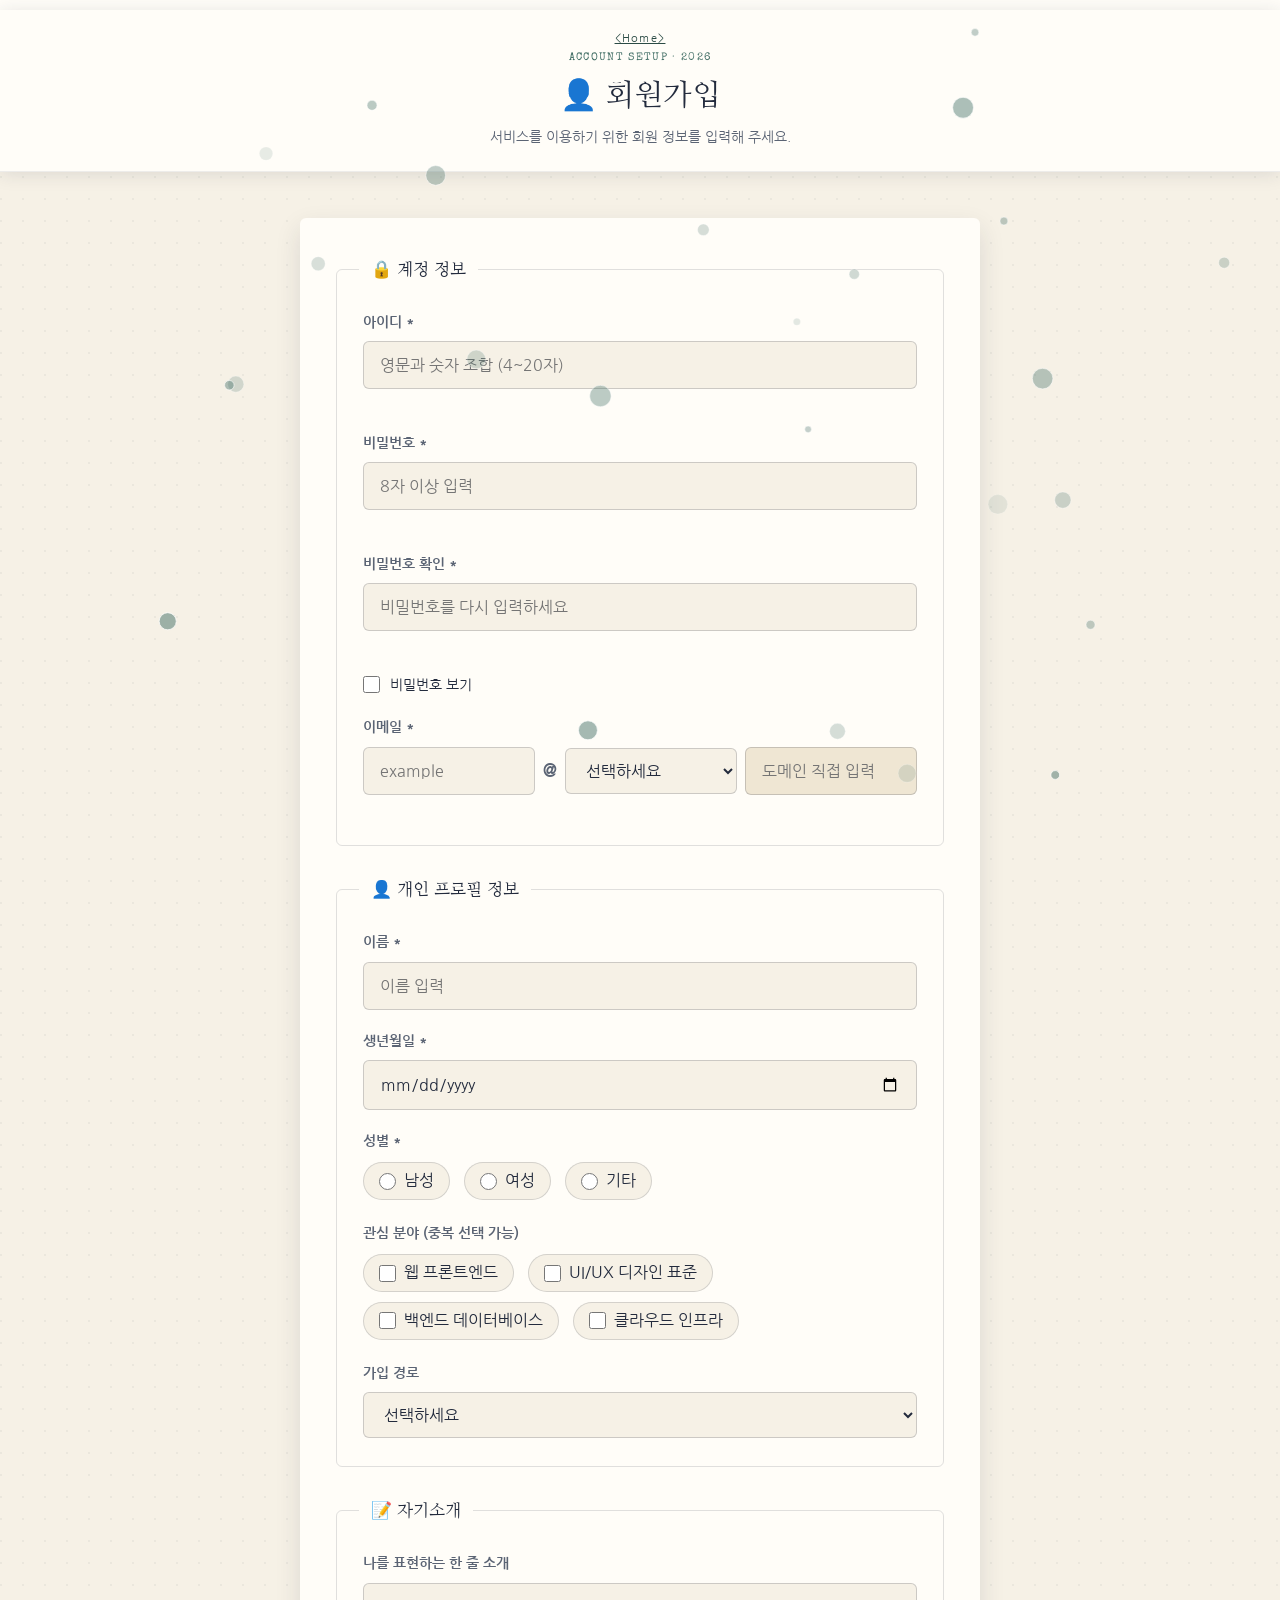
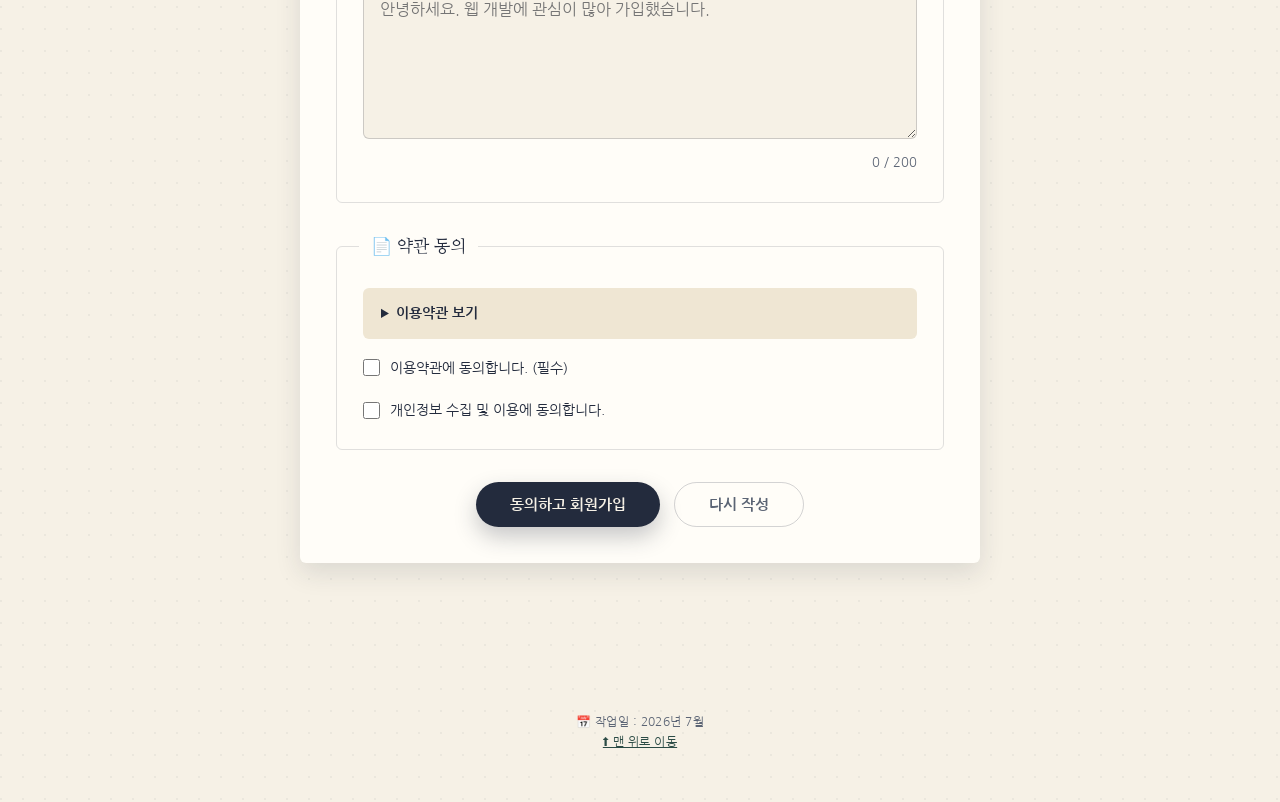
<file: html/signUp.html>
<!DOCTYPE html>
<html lang="ko">

<head>
    <meta charset="UTF-8">
    <meta name="viewport" content="width=device-width, initial-scale=1.0">
    <link rel="stylesheet" href="../css/style.css" />
    <title>회원가입</title>
</head>

<body>
    <div class="trip-header-gap"> </div>
    <header class="trip-header-container header-center">
        <div class="trip-header-text">
            <p class="trip-eyebrow">
                <a href="index.html"> &lt;Home&gt;</a><br>
                ACCOUNT SETUP · 2026
            </p>
            <h1>👤 회원가입</h1>
            <p class="trip-subtitle">서비스를 이용하기 위한 회원 정보를 입력해 주세요.</p>
        </div>
        <style>
            .choice-row > label > span {
                padding:5px 15px;
            }
        </style>
    </header>

    <main>
        <section class="signup">
            <form class="form-card" action="signUpResult.html" method="get">

                <fieldset class="form-section">
                    <legend>🔒 계정 정보</legend>

                    <p class="field">
                        <label for="userId">아이디 *</label>
                        <input type="text" id="userId" name="userId" placeholder="영문과 숫자 조합 (4~20자)" minlength="4"
                            maxlength="20" pattern="[A-Za-z0-9]+" autocomplete="username" required>
                        <small id="userIdMessage" class="field-hint"></small>
                    </p>

                    <p class="field">
                        <label for="password">비밀번호 *</label>
                        <input type="password" id="password" name="password" placeholder="8자 이상 입력" minlength="8"
                            autocomplete="new-password" required>
                        <small id="passwordMessage" class="field-hint"></small>
                    </p>

                    <p class="field">
                        <label for="passwordCheck">비밀번호 확인 *</label>
                        <input type="password" id="passwordCheck" placeholder="비밀번호를 다시 입력하세요" required>
                        <small id="passwordCheckMessage" class="field-hint"></small>
                    </p>

                    <p class="field field--inline">
                        <input type="checkbox" id="pwOpen">
                        <label for="pwOpen">비밀번호 보기</label>
                    </p>

                    <p class="field">
                        <label for="emailId">이메일 *</label>
                        <span class="email-row">
                            <input type="text" id="emailId" name="emailId" placeholder="example" autocomplete="email"
                                required>
                            <span class="email-at" aria-hidden="true">@</span>
                            <select id="emailDomain" name="emailDomain" required>
                                <option value="">선택하세요</option>
                                <option value="gmail.com">gmail.com</option>
                                <option value="naver.com">naver.com</option>
                                <option value="kakao.com">kakao.com</option>
                                <option value="outlook.com">outlook.com</option>
                                <option value="direct">직접 입력</option>
                            </select>
                            <input type="text" id="customDomain" name="customDomain" placeholder="도메인 직접 입력" disabled>
                        </span>
                        <small id="emailMessage" class="field-hint"></small>
                    </p>
                </fieldset>

                <fieldset class="form-section">
                    <legend>👤 개인 프로필 정보</legend>

                    <p class="field">
                        <label for="name">이름 *</label>
                        <input type="text" id="name" name="name" placeholder="이름 입력" autocomplete="name" required>
                    </p>

                    <p class="field">
                        <label for="birth">생년월일 *</label>
                        <input type="date" id="birth" name="birth" autocomplete="bday" required>
                    </p>

                    <fieldset class="choice-group">
                        <legend>성별 *</legend>
                        <div class="choice-row">
                            <label for="male">
                                <span class="choice">
                                    <input type="radio" id="male" name="gender" value="male" required>
                                    남성
                                </span>
                            </label>
                            <label for="female">
                                <span class="choice">
                                    <input type="radio" id="female" name="gender" value="female">
                                    여성
                                </span>
                            </label>
                            <label for="other">
                                <span class="choice">
                                    <input type="radio" id="other" name="gender" value="other">
                                    기타
                                </span>
                            </label>
                        </div>
                    </fieldset>

                    <fieldset class="choice-group">
                        <legend>관심 분야 (중복 선택 가능)</legend>
                        <div class="choice-row">
                            <label for="frontend">
                                <span class="choice">
                                    <input type="checkbox" id="frontend" name="interest" value="frontend">
                                    웹 프론트엔드
                                </span>
                            </label>
                            <label for="uiux">
                                <span class="choice">
                                    <input type="checkbox" id="uiux" name="interest" value="uiux">
                                    UI/UX 디자인 표준
                                </span>
                            </label>
                            <label for="backend">
                                <span class="choice">
                                    <input type="checkbox" id="backend" name="interest" value="backend">
                                    백엔드 데이터베이스
                                </span>
                            </label>
                            <label for="cloud">
                                <span class="choice">
                                    <input type="checkbox" id="cloud" name="interest" value="cloud">
                                    클라우드 인프라
                                </span>
                            </label>
                        </div>
                    </fieldset>

                    <p class="field">
                        <label for="joinPath">가입 경로</label>
                        <select id="joinPath" name="joinPath">
                            <option value="">선택하세요</option>
                            <option value="search">인터넷 검색</option>
                            <option value="friend">친구 추천</option>
                            <option value="github">GitHub</option>
                            <option value="sns">SNS</option>
                            <option value="academy">교육기관</option>
                            <option value="etc">기타</option>
                        </select>
                    </p>
                </fieldset>

                <fieldset class="form-section">
                    <legend>📝 자기소개</legend>
                    <p class="field">
                        <label for="intro">나를 표현하는 한 줄 소개</label>
                        <textarea maxlength="200" id="intro" name="intro" rows="5"
                            placeholder="안녕하세요. 웹 개발에 관심이 많아 가입했습니다."></textarea>
                        <small id="introCount" class="field-hint field-hint--end"></small>
                    </p>
                </fieldset>

                <fieldset class="form-section">
                    <legend>📄 약관 동의</legend>
                    <details class="terms-box">
                        <summary>이용약관 보기</summary>
                        <div class="terms-content">
                            <p>
                                본 사이트는 학습 목적으로 제작되었습니다.
                                입력된 정보는 실제 서비스에 저장되지 않습니다.
                            </p>
                        </div>
                    </details>
                    <p class="field field--inline">
                        <input type="checkbox" id="agreeTerms" name="agreeTerms" required>
                        <label for="agreeTerms">이용약관에 동의합니다. (필수)</label>
                    </p>
                    <p class="field field--inline">
                        <input type="checkbox" id="agreePrivacy" name="agreePrivacy">
                        <label for="agreePrivacy">개인정보 수집 및 이용에 동의합니다.</label>
                    </p>
                </fieldset>

                <p class="form-actions">
                    <input type="submit" value="동의하고 회원가입" class="btn btn--primary">
                    <input type="reset" value="다시 작성" class="btn btn--ghost">
                </p>
            </form>
        </section>
    </main>

    <footer class="site-footer">
        <p>📅 작업일 : <time datetime="2026-07">2026년 7월</time></p>
        <p><a href="#" id="scrollTopLink">⬆ 맨 위로 이동</a></p>
    </footer>
    <button id="goToHomeBtn" class="scroll-top-btn" aria-label="홈으로 이동" title="홈으로 이동">🏠</button>
    <button id="scrollTopBtn" class="scroll-top-btn" aria-label="맨 위로 이동" title="맨 위로 이동">⬆</button>

    <script>
        const userId = document.querySelector("#userId");
        const password = document.querySelector("#password");
        const passwordCheck = document.querySelector("#passwordCheck");
        const pwOpen = document.querySelector("#pwOpen");

        const emailDomain = document.querySelector("#emailDomain");
        const customDomain = document.querySelector("#customDomain");

        const intro = document.querySelector("#intro");
        const form = document.querySelector("form");

        const userIdMessage = document.querySelector("#userIdMessage");
        const passwordMessage = document.querySelector("#passwordMessage");
        const passwordCheckMessage = document.querySelector("#passwordCheckMessage");
        const emailMessage = document.querySelector("#emailMessage");
        const introCount = document.querySelector("#introCount");

        introCount.textContent = "0 / 200";

        // ---------- 아이디 길이 안내 ----------
        userId.addEventListener("input", () => {
            userIdMessage.textContent = userId.value.length < 4
                ? "❌ 아이디는 4자 이상 입력하세요."
                : "✔ 사용 가능한 길이입니다.";
        });

        // ---------- 비밀번호 강도 안내 ----------
        password.addEventListener("input", () => {
            const value = password.value;
            const isStrong = /[A-Z]/.test(value) && /[0-9]/.test(value) && /[^A-Za-z0-9]/.test(value);

            if (value.length < 8) {
                passwordMessage.textContent = "❌ 8자 이상 입력하세요.";
            } else if (isStrong) {
                passwordMessage.textContent = "✔ 안전한 비밀번호입니다.";
            } else {
                passwordMessage.textContent = "⚠ 영문 대문자, 숫자, 특수문자를 함께 사용하면 더욱 안전합니다.";
            }

            updatePasswordMatch();
        });

        // ---------- 비밀번호 확인 일치 여부 ----------
        function updatePasswordMatch() {
            if (!passwordCheck.value) {
                passwordCheckMessage.textContent = "";
                return;
            }
            passwordCheckMessage.textContent = password.value === passwordCheck.value
                ? "✔ 비밀번호가 일치합니다."
                : "❌ 비밀번호가 일치하지 않습니다.";
        }
        passwordCheck.addEventListener("input", updatePasswordMatch);

        // ---------- 비밀번호 보기 ----------
        pwOpen.addEventListener("change", () => {
            const type = pwOpen.checked ? "text" : "password";
            password.type = type;
            passwordCheck.type = type;
        });

        // ---------- 이메일 도메인 직접 입력 ----------
        emailDomain.addEventListener("change", () => {
            const isDirect = emailDomain.value === "direct";
            customDomain.disabled = !isDirect;
            customDomain.required = isDirect;

            if (isDirect) {
                customDomain.value = "";
                customDomain.focus();
                emailMessage.textContent = "도메인을 직접 입력하세요.";
            } else {
                customDomain.value = "";
                emailMessage.textContent = emailDomain.value ? "✔ 이메일 도메인이 선택되었습니다." : "";
            }
        });

        // ---------- 자기소개 글자수 ----------
        intro.addEventListener("input", () => {
            introCount.textContent = `${intro.value.length} / 200`;
        });

        // ---------- 이용약관 부드럽게 열고 닫기 ----------
        const termsBox = document.querySelector(".terms-box");
        const termsSummary = termsBox.querySelector("summary");
        const termsContent = termsBox.querySelector(".terms-content");

        termsSummary.addEventListener("click", (event) => {
            event.preventDefault();
            termsBox.open ? closeTerms() : openTerms();
        });

        function openTerms() {
            termsBox.open = true;
            const targetHeight = termsContent.scrollHeight;
            termsContent.style.height = "0px";
            requestAnimationFrame(() => {
                termsContent.style.height = targetHeight + "px";
            });
            termsContent.addEventListener("transitionend", function onEnd() {
                termsContent.style.height = "auto";
                termsContent.removeEventListener("transitionend", onEnd);
            }, { once: true });
        }

        function closeTerms() {
            termsContent.style.height = termsContent.scrollHeight + "px";
            requestAnimationFrame(() => {
                termsContent.style.height = "0px";
            });
            termsContent.addEventListener("transitionend", function onEnd() {
                termsBox.open = false;
                termsContent.style.height = "";
                termsContent.removeEventListener("transitionend", onEnd);
            }, { once: true });
        }

        // ---------- 제출 전 최종 확인 ----------
        form.addEventListener("submit", (event) => {
            if (password.value !== passwordCheck.value) {
                event.preventDefault();
                updatePasswordMatch();
                passwordCheck.focus();
            }
        });

        const goToHomeBtn = document.querySelector("#goToHomeBtn");
        const scrollTopBtn = document.querySelector("#scrollTopBtn");
        window.addEventListener("scroll", () => {
            scrollTopBtn.classList.toggle("is-visible", window.scrollY > 400);
            goToHomeBtn.classList.toggle("is-visible", window.scrollY > 400);
        });
        
        goToHomeBtn.addEventListener("click", ()=>{
            window.location.href="/html/index.html"
        })

        scrollTopBtn.addEventListener("click", () => {
            window.scrollTo({ top: 0, behavior: "smooth" });
        });

        // 푸터 "맨 위로 이동" 링크도 smooth 스크롤로 동작
        const scrollTopLink = document.querySelector("#scrollTopLink");
        scrollTopLink.addEventListener("click", (event) => {
            event.preventDefault();
            window.scrollTo({ top: 0, behavior: "smooth" });
        });
    </script>
    <!-- \전역 분리용 Canvas 앵커 컨테이너 및 여름 계절감 배경 모듈 스크립트 -->
    <div id="summer-canvas-anchor"></div>
    <script src="../script/summer-canvas.js"></script>
</body>

</html>
</file>
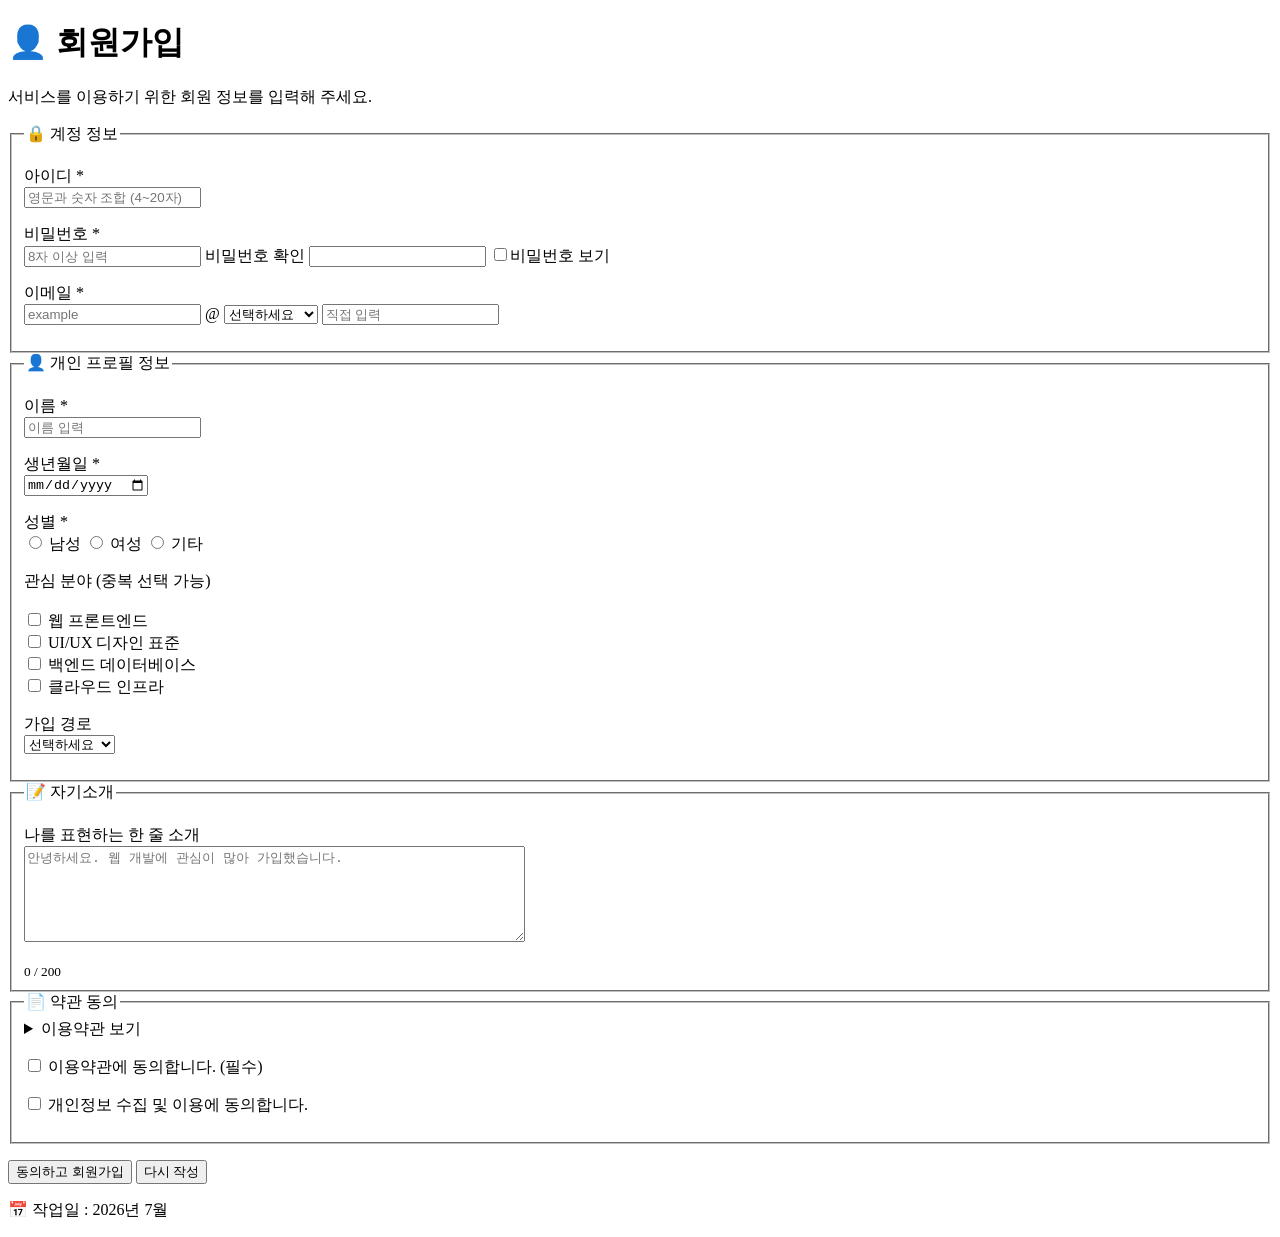
<file: html/signUpOld.html>
<!DOCTYPE html>
<html lang="ko">

<head>
    <meta charset="UTF-8">
    <meta name="viewport" content="width=device-width, initial-scale=1.0">
    <title>회원가입</title>
</head>

<body>
    <header>
        <h1>&#128100; 회원가입</h1>
        <p>
            서비스를 이용하기 위한 회원 정보를 입력해 주세요.
        </p>
    </header>
    <main>
        <form action="signUpResult.html" method="get">
            <fieldset>
                <legend>&#128274; 계정 정보</legend>
                <p>
                    <label for="userId">아이디 *</label><br>
                    <input type="text" id="userId" name="userId" placeholder="영문과 숫자 조합 (4~20자)" minlength="4"
                        maxlength="20" pattern="[A-Za-z0-9]+" autocomplete="username" required>
                    <small id="userIdMessage"></small>
                </p>
                <p>
                    <label for="password">비밀번호 *</label><br>
                    <input type="password" id="password" name="password" placeholder="8자 이상 입력" minlength="8"
                        autocomplete="new-password" required>
                    <label for="passwordCheck">비밀번호 확인</label>
                    <input type="password" id="passwordCheck">
                    <input type="checkbox" id="pwOpen"><label for="pwOpen">비밀번호 보기</label>
                    <br>
                    <small id="passwordMessage"></small>
                    <small id="passwordCheckMessage"></small>
                </p>
                <p>
                    <label for="emailId">이메일 *</label><br>
                    <input type="text" id="emailId" name="emailId" placeholder="example" autocomplete="email" required>
                    @
                    <select id="emailDomain" name="emailDomain" required>
                        <option value="">선택하세요</option>
                        <option value="gmail.com">gmail.com</option>
                        <option value="naver.com">naver.com</option>
                        <option value="kakao.com">kakao.com</option>
                        <option value="outlook.com">outlook.com</option>
                        <option value="direct">직접 입력</option>
                    </select>
                    <input type="text" id="customDomain" name="customDomain" placeholder="직접 입력">
                </p>
            </fieldset>


            <fieldset>
                <legend>&#128100; 개인 프로필 정보</legend>
                <p>
                    <label for="name">이름 *</label><br>
                    <input type="text" id="name" name="name" placeholder="이름 입력" autocomplete="name" required>
                </p>
                <p>
                    <label for="birth">생년월일 *</label><br>
                    <input type="date" id="birth" name="birth" autocomplete="bday" required>
                </p>
                <p>
                    성별 *
                    <br>
                    <input type="radio" id="male" name="gender" value="male" required>
                    <label for="male">남성</label>
                    <input type="radio" id="female" name="gender" value="female">
                    <label for="female">여성</label>
                    <input type="radio" id="other" name="gender" value="other">
                    <label for="other">기타</label>
                </p>
                <p>
                    <span>관심 분야 (중복 선택 가능)</span>
                    <br><br>
                    <input type="checkbox" id="frontend" name="interest" value="frontend">
                    <label for="frontend">
                        웹 프론트엔드
                    </label>

                    <br>

                    <input type="checkbox" id="uiux" name="interest" value="uiux">
                    <label for="uiux">
                        UI/UX 디자인 표준
                    </label>

                    <br>

                    <input type="checkbox" id="backend" name="interest" value="backend">
                    <label for="backend">
                        백엔드 데이터베이스
                    </label>

                    <br>

                    <input type="checkbox" id="cloud" name="interest" value="cloud">
                    <label for="cloud">
                        클라우드 인프라
                    </label>
                </p>

                <p>
                    <label for="joinPath">
                        가입 경로
                    </label>

                    <br>

                    <select id="joinPath" name="joinPath">
                        <option value="">
                            선택하세요
                        </option>
                        <option value="search">
                            인터넷 검색
                        </option>
                        <option value="friend">
                            친구 추천
                        </option>
                        <option value="github">
                            GitHub
                        </option>
                        <option value="sns">
                            SNS
                        </option>
                        <option value="academy">
                            교육기관
                        </option>
                        <option value="etc">
                            기타
                        </option>
                    </select>
                </p>
            </fieldset>


            <fieldset>
                <legend>&#128221; 자기소개</legend>
                <p>
                    <label for="intro">
                        나를 표현하는 한 줄 소개
                    </label>

                    <br>

                    <textarea maxlength="200" id="intro" name="intro" rows="6" cols="60"
                        placeholder="안녕하세요. 웹 개발에 관심이 많아 가입했습니다."></textarea>
                </p>
                <small id="introCount"></small>
            </fieldset>


            <fieldset>
                <legend>&#128196; 약관 동의</legend>
                <details>
                    <summary>
                        이용약관 보기
                    </summary>
                    <p>
                        본 사이트는 학습 목적으로 제작되었습니다.
                        입력된 정보는 실제 서비스에 저장되지 않습니다.
                    </p>

                </details>
                <p>
                    <input type="checkbox" id="agreeTerms" name="agreeTerms" required>
                    <label for="agreeTerms">
                        이용약관에 동의합니다. (필수)
                    </label>
                </p>
                <p>
                    <input type="checkbox" id="agreePrivacy" name="agreePrivacy">
                    <label for="agreePrivacy">
                        개인정보 수집 및 이용에 동의합니다.
                    </label>
                </p>
            </fieldset>
            <p>
                <input type="submit" value="동의하고 회원가입">
                <input type="reset" value="다시 작성">
            </p>
        </form>
    </main>

    <footer>
        <p>
            &#128197;
            작업일 :
            <time datetime="2026-07">
                2026년 7월
            </time>
        </p>
    </footer>

    <script>
        const userId = document.querySelector("#userId");
        const password = document.querySelector("#password");
        const passwordCheck = document.querySelector("#passwordCheck");

        const emailDomain = document.querySelector("#emailDomain");
        const customDomain = document.querySelector("#customDomain");

        const intro = document.querySelector("#intro");
        const form = document.querySelector("form");

        const userIdMessage =
            document.querySelector("#userIdMessage");

        const passwordMessage =
            document.querySelector("#passwordMessage");

        const pwOpen =
            document.querySelector("#pwOpen")

        const passwordCheckMessage =
            document.querySelector("#passwordCheckMessage");

        const emailMessage =
            document.querySelector("#emailMessage");

        const introCount =
            document.querySelector("#introCount");

        introCount.textContent = "0 / 200";
        userId.addEventListener("input", function () {
            if (userId.value.length < 4) {
                userIdMessage.textContent =
                    "❌ 아이디는 4자 이상 입력하세요.";
            }

            else {
                userIdMessage.textContent =
                    "✔ 사용 가능한 길이입니다.";
            }
        });

        password.addEventListener("input", function () {
            const value = password.value;
            if (value.length < 8) {
                passwordMessage.textContent =
                    "❌ 8자 이상 입력하세요.";

            }

            else if (
                /[A-Z]/.test(value) &&
                /[0-9]/.test(value) &&
                /[^A-Za-z0-9]/.test(value)
            ) {
                passwordMessage.textContent =
                    "✔ 안전한 비밀번호입니다.";
            }
            else {
                passwordMessage.textContent =
                    "⚠ 영문 대문자, 숫자, 특수문자를 함께 사용하면 더욱 안전합니다.";
            }
        });

        password.addEventListener("input", function () {
            if (password.value === passwordCheck.value) {
                passwordCheckMessage.textContent =
                    "✔ 비밀번호가 일치합니다.";
            }
            else {
                passwordCheckMessage.textContent =
                    "❌ 비밀번호가 일치하지 않습니다.";
            }
        });

        pwOpen.addEventListener("input", function () {
            if (pwOpen.checked) {
                password.type = "text";
                passwordCheck.type = "text";
            } else {
                password.type = "password";
                passwordCheck.type = "text"
            }
        })

        passwordCheck.addEventListener("input", function () {
            if (password.value === passwordCheck.value) {
                passwordCheckMessage.textContent =
                    "✔ 비밀번호가 일치합니다.";
            }
            else {
                passwordCheckMessage.textContent =
                    "❌ 비밀번호가 일치하지 않습니다.";
            }
        });

        emailDomain.addEventListener("change", function () {
            if (emailDomain.value === "direct") {
                customDomain.disabled = false;
                customDomain.focus();
                emailMessage.textContent =
                    "도메인을 직접 입력하세요.";
            }
            else {
                customDomain.value = "";
                customDomain.disabled = true;
                emailMessage.textContent =
                    "✔ 이메일 도메인이 선택되었습니다.";
            }
        });

        intro.addEventListener("input", function () {
            introCount.textContent =
                intro.value.length + " / 200";
        });

        form.addEventListener("submit", function (event) {
            if (password.value !== passwordCheck.value) {
                alert("비밀번호가 일치하지 않습니다.");
                event.preventDefault();
                return;
            }
        });
    </script>
</body>

</html>
</file>
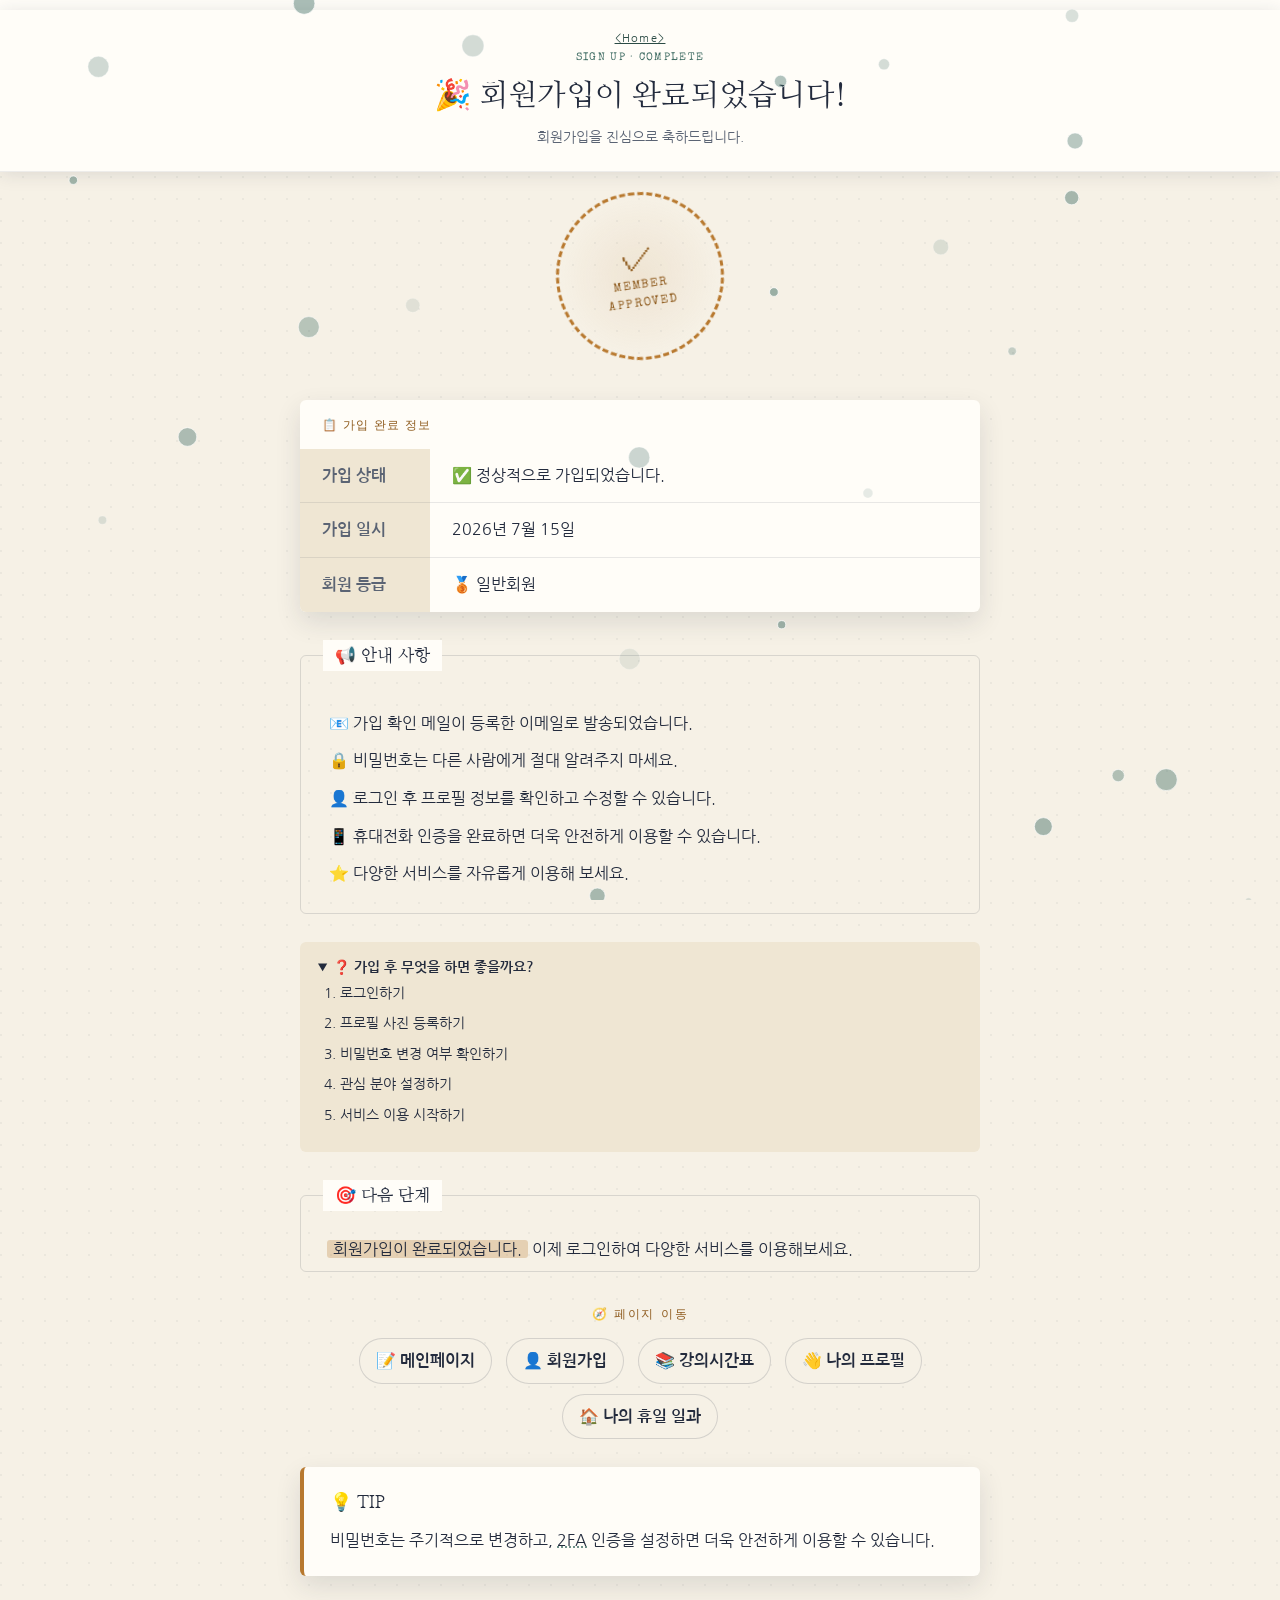
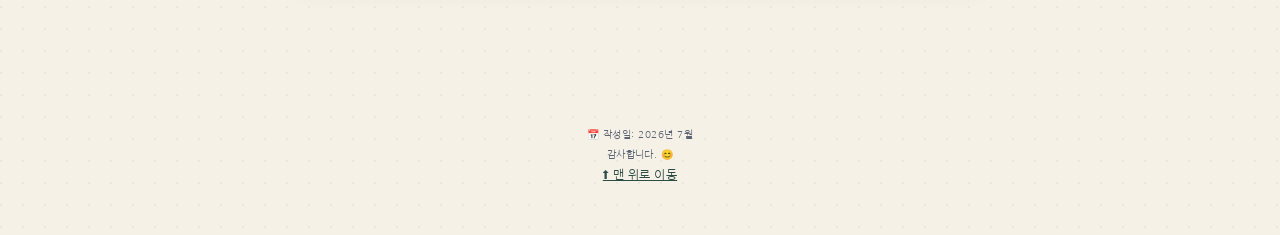
<file: html/signUpResult.html>
<!DOCTYPE html>
<html lang="ko">

<head>
    <meta charset="UTF-8">
    <meta name="viewport" content="width=device-width, initial-scale=1.0">
    <meta name="description" content="회원가입 완료 결과 페이지">
    <meta name="keywords" content="회원가입, 가입완료, HTML">
    <meta name="author" content="홍길동">
    <link rel="stylesheet" href="../css/style.css" />
    <title>회원가입 완료</title>
</head>

<body>
    <div class="trip-header-gap"> </div>
    <header class="trip-header-container header-center">
        <div class="trip-header-text">

            <p class="trip-eyebrow">
                <a href="index.html"> &lt;Home&gt;</a> <br>
                SIGN UP · COMPLETE
            </p>
            <h1>🎉 회원가입이 완료되었습니다!</h1>
            <p class="trip-subtitle"><strong>회원가입을 진심으로 축하드립니다.</strong></p>
        </div>
    </header>

    <main>
        <section class="result">

            <div class="stamp-badge" aria-hidden="true">
                <span class="stamp-badge-ring">
                    <span class="stamp-badge-check">✓</span>
                    <span class="stamp-badge-text">MEMBER<br>APPROVED</span>
                </span>
            </div>

            <div class="result-card">
                <table class="result-table">
                    <caption>📋 가입 완료 정보</caption>
                    <tbody>
                        <tr>
                            <th scope="row">가입 상태</th>
                            <td>✅ 정상적으로 가입되었습니다.</td>
                        </tr>
                        <tr>
                            <th scope="row">가입 일시</th>
                            <td><time datetime="2026-07-15">2026년 7월 15일</time></td>
                        </tr>
                        <tr>
                            <th scope="row">회원 등급</th>
                            <td>🥉 일반회원</td>
                        </tr>
                    </tbody>
                </table>
            </div>

            <fieldset class="form-section">
                <legend>📢 안내 사항</legend>
                <ul class="notice-list">
                    <li>📧 가입 확인 메일이 등록한 이메일로 발송되었습니다.</li>
                    <li>🔒 비밀번호는 다른 사람에게 절대 알려주지 마세요.</li>
                    <li>👤 로그인 후 프로필 정보를 확인하고 수정할 수 있습니다.</li>
                    <li>📱 휴대전화 인증을 완료하면 더욱 안전하게 이용할 수 있습니다.</li>
                    <li>⭐ 다양한 서비스를 자유롭게 이용해 보세요.</li>
                </ul>
            </fieldset>

            <details class="terms-box result-steps">
                <summary>❓ 가입 후 무엇을 하면 좋을까요?</summary>
                <div class="terms-content">
                    <ol class="steps-list">
                        <li>로그인하기</li>
                        <li>프로필 사진 등록하기</li>
                        <li>비밀번호 변경 여부 확인하기</li>
                        <li>관심 분야 설정하기</li>
                        <li>서비스 이용 시작하기</li>
                    </ol>
                </div>
            </details>

            <fieldset class="form-section">
                <legend>🎯 다음 단계</legend>
                <p><mark>회원가입이 완료되었습니다.</mark> 이제 로그인하여 다양한 서비스를 이용해보세요.</p>
            </fieldset>

            <nav class="result-nav" aria-label="페이지 이동">
                <p class="trip-detail-eyebrow">🧭 페이지 이동</p>
                <ul class="choice-row">
                    <li class="choice"><a href="./index.html">📝 메인페이지</a></li>
                    <li class="choice"><a href="./signUp.html">👤 회원가입</a></li>
                    <li class="choice"><a href="./myClass.html">📚 강의시간표</a></li>
                    <li class="choice"><a href="./myProfile.html">👋 나의 프로필</a></li>
                    <li class="choice"><a href="./holiday.html">🏠 나의 휴일 일과</a></li>
                </ul>
            </nav>

            <article class="tip-card">
                <h3>💡 TIP</h3>
                <p>
                    <strong>비밀번호는 주기적으로 변경</strong>하고,
                    <abbr title="Two Factor Authentication">2FA</abbr>
                    인증을 설정하면 더욱 안전하게 이용할 수 있습니다.
                </p>
            </article>

        </section>
    </main>

    <footer class="site-footer">
        <small>📅 작성일: <time datetime="2026-07">2026년 7월</time><br>감사합니다. 😊</small>
        <p><a href="#" id="scrollTopLink">⬆ 맨 위로 이동</a></p>
    </footer>
    <button id="goToHomeBtn" class="scroll-top-btn" aria-label="홈으로 이동" title="홈으로 이동">🏠</button>
    <button id="scrollTopBtn" class="scroll-top-btn" aria-label="맨 위로 이동" title="맨 위로 이동">⬆</button>

    <script>
        const stepsBox = document.querySelector(".result-steps");
        const stepsSummary = stepsBox.querySelector("summary");
        const stepsContent = stepsBox.querySelector(".terms-content");

        stepsSummary.addEventListener("click", (event) => {
            event.preventDefault();
            stepsBox.open ? closeSteps() : openSteps();
        });

        function openSteps() {
            stepsBox.open = true;
            const targetHeight = stepsContent.scrollHeight;
            stepsContent.style.height = "0px";
            requestAnimationFrame(() => {
                stepsContent.style.height = targetHeight + "px";
            });
            stepsContent.addEventListener("transitionend", function onEnd() {
                stepsContent.style.height = "auto";
                stepsContent.removeEventListener("transitionend", onEnd);
            }, { once: true });
        }

        function closeSteps() {
            stepsContent.style.height = stepsContent.scrollHeight + "px";
            requestAnimationFrame(() => {
                stepsContent.style.height = "0px";
            });
            stepsContent.addEventListener("transitionend", function onEnd() {
                stepsBox.open = false;
                stepsContent.style.height = "";
                stepsContent.removeEventListener("transitionend", onEnd);
            }, { once: true });
        }
        // ---------- 스크롤 도달 시 자동으로 열기 ----------
        const stepsObserver = new IntersectionObserver((entries) => {
            entries.forEach((entry) => {
                if (entry.isIntersecting && !stepsBox.open) {
                    openSteps();
                    stepsObserver.unobserve(stepsBox);
                }
            });
        }, { threshold: 0.9 });

        stepsObserver.observe(stepsBox);
    </script>
    <!-- \전역 분리용 Canvas 앵커 컨테이너 및 여름 계절감 배경 모듈 스크립트 -->
    <div id="summer-canvas-anchor"></div>
    <script src="../script/summer-canvas.js"></script>
    <script>
        const goToHomeBtn = document.querySelector("#goToHomeBtn");
        const scrollTopBtn = document.querySelector("#scrollTopBtn");
        window.addEventListener("scroll", () => {
            scrollTopBtn.classList.toggle("is-visible", window.scrollY > 400);
            goToHomeBtn.classList.toggle("is-visible", window.scrollY > 400);
        });
        
        goToHomeBtn.addEventListener("click", ()=>{
            window.location.href="/html/index.html"
        })

        scrollTopBtn.addEventListener("click", () => {
            window.scrollTo({ top: 0, behavior: "smooth" });
        });

        // 푸터 "맨 위로 이동" 링크도 smooth 스크롤로 동작
        const scrollTopLink = document.querySelector("#scrollTopLink");
        scrollTopLink.addEventListener("click", (event) => {
            event.preventDefault();
            window.scrollTo({ top: 0, behavior: "smooth" });
        });
    </script>
</body>

</html>
</file>
<file: css/style.css>
@import url("https://fonts.googleapis.com/css2?family=Nanum+Gothic:wght@400;700;800&family=Nanum+Myeongjo:wght@400;700&family=Special+Elite&display=swap");

/* ==================================================
   토큰
   ================================================== */
:root {
    --color-paper: #f6f1e6;
    --color-paper-alt: #efe6d3;
    --color-card: #fffdf8;
    --color-ink: #232b3d;
    --color-ink-soft: #5b6474;
    --color-teal: #3f6c63;
    --color-teal-dark: #2b4b45;
    --color-stamp: #b8792f;
    --color-stamp-dark: #8f5c1f;
    --color-terracotta: #c45c4e;

    --font-display: "Nanum Myeongjo", serif;
    --font-body: "Nanum Gothic", sans-serif;
    --font-mono: "Special Elite", "Courier New", monospace;

    --radius-card: 6px;
    --shadow-card: 0 10px 26px rgba(35, 43, 61, .12);
    --shadow-card-hover: 0 18px 34px rgba(35, 43, 61, .18);
    --ease: cubic-bezier(.22, .61, .36, 1);

    /* 헤더 실제 높이 (JS가 ResizeObserver로 갱신, 초기값은 대략치) */
    --header-h: 96px;

    /* 시간표 강의 시간대별 색상 */
    --color-lecture1: rgba(63, 108, 99, .10);
    --color-lecture1-border: var(--color-teal);
    --color-lecture2: rgba(184, 121, 47, .14);
    --color-lecture2-border: var(--color-stamp);
    --color-lecture3: rgba(196, 92, 78, .12);
    --color-lecture3-border: var(--color-terracotta);
    --color-lecture4: rgba(0, 0, 0, 0.1);
    --color-lecture4-border: var(--color-ink);
    --color-lunch: rgba(184, 121, 47, .22);
}

/* ---------------- 스크롤바 ---------------- */

html {
    scrollbar-color: var(--color-teal) var(--color-paper);
    scrollbar-width: thin;
    scroll-behavior: smooth;
}

::-webkit-scrollbar {
    width: 11px;
    height: 11px;
}

::-webkit-scrollbar-track {
    background: var(--color-paper);
}

::-webkit-scrollbar-thumb {
    background: var(--color-teal);
    border-radius: 999px;
    border: 3px solid var(--color-paper);
}

::-webkit-scrollbar-thumb:hover {
    background: var(--color-teal-dark);
}

.trip-detail {
    scrollbar-color: var(--color-teal) var(--color-paper-alt);
}

.trip-detail::-webkit-scrollbar-track {
    background: var(--color-paper-alt);
}

.trip-detail::-webkit-scrollbar-thumb {
    border-color: var(--color-paper-alt);
}

/* ==================================================
   기본 바탕 및 글꼴
   ================================================== */
* {
    margin: 0;
    padding: 0;
    box-sizing: border-box;
    font-family: var(--font-body);
    font-weight: 400;
    font-style: normal;
}

body {
    background:
        radial-gradient(circle at 1px 1px, rgba(35, 43, 61, .05) 1px, transparent 0) 0 0 / 22px 22px,
        var(--color-paper);
    color: var(--color-ink);
    line-height: 1.6;
}

h1,
h2 {
    font-family: var(--font-display);
}

a {
    color: var(--color-teal-dark);
}

:focus-visible {
    outline: 2px solid var(--color-teal);
    outline-offset: 3px;
    border-radius: 3px;
}

/* ---------------- HEADER ---------------- */

.trip-header-gap {
    background: var(--color-card);
    height: 10px;
}

.trip-header-container {
    box-shadow: 0 2px 18px rgba(35, 43, 61, .12);
    background: var(--color-card);
    padding: 20px 28px 22px;
    position: sticky;
    top: 0;
    z-index: 1000;
    display: flex;
    justify-content: space-between;
    align-items: center;
    gap: 20px;
    border-bottom: 1px solid rgba(35, 43, 61, .08);
}

.trip-eyebrow {
    font-family: var(--font-mono);
    font-size: 11px;
    letter-spacing: .12em;
    color: var(--color-teal);
    margin-bottom: 6px;
}

.trip-header-text h1 {
    font-size: 30px;
    color: var(--color-ink);
}

.trip-subtitle {
    margin-top: 6px;
    color: var(--color-ink-soft);
    font-size: 14px;
}

audio {
    height: 36px;
    max-width: 44vw;
    accent-color: var(--color-teal);
}

/* ---------------- MAIN ---------------- */

.trip-container {
    position: relative;
    padding: 10px;
}

/* ---------------- DETAIL ---------------- */

.trip-detail {
    position: fixed;
    left: -100%;
    top: var(--header-h);
    width: 68%;
    height: calc(100vh - var(--header-h));
    overflow: auto;
    overflow-x: hidden;
    background: var(--color-paper-alt);
    border-right: 6px solid var(--color-teal);
    transition: left .55s var(--ease);
    padding: 48px 56px;
    box-shadow: 12px 0 30px rgba(35, 43, 61, .18);
    z-index: 500;
}

.trip-detail-stamp {
    position: absolute;
    top: 30px;
    right: 40px;
    font-size: 96px;
    color: var(--color-ink);
    opacity: .06;
    transform: rotate(12deg);
    pointer-events: none;
}

.trip-detail-eyebrow {
    font-family: var(--font-mono);
    font-size: 12px;
    letter-spacing: .14em;
    color: var(--color-stamp-dark);
    margin-bottom: 10px;
}

.trip-detail h2.trip-name {
    font-size: 30px;
    margin-bottom: 22px;
    max-width: 90%;
}

/* ---------------- 홀로그램 여권 씰 이미지 효과 ---------------- */

.trip-img-frame {
    --rx: 0deg;
    --ry: 0deg;
    --mx: 50%;
    --my: 50%;
    --holo-opacity: 0;
    --holo-scale: 1;
    position: relative;
    perspective: 900px;
    margin-bottom: 30px;
    border-radius: var(--radius-card);
    border: 8px solid var(--color-card);
    box-shadow: 0 14px 30px rgba(35, 43, 61, .2);
    overflow: hidden;
    isolation: isolate;
}

.trip-detail img.trip-img {
    width: 100%;
    height: 62vh;
    max-height: 560px;
    object-fit: cover;
    display: block;
    transform: rotateX(var(--ry)) rotateY(var(--rx)) scale3d(var(--holo-scale), var(--holo-scale), 1);
    transform-style: preserve-3d;
    transition: transform .12s ease-out;
    will-change: transform;
}

/* 손끝을 따라오는 유리 광택 */
.trip-img-frame::before {
    content: "";
    position: absolute;
    inset: 0;
    z-index: 2;
    background: radial-gradient(circle at var(--mx) var(--my), rgba(255, 255, 255, .8), transparent 45%);
    opacity: var(--holo-opacity);
    transition: opacity .3s ease;
    mix-blend-mode: overlay;
    pointer-events: none;
}

/* 각도에 따라 색이 바뀌는 보안 씰 홀로그램 */
.trip-img-frame::after {
    content: "";
    position: absolute;
    inset: 0;
    z-index: 3;
    background: repeating-linear-gradient(115deg,
            rgba(63, 108, 99, .6) 0%,
            rgba(184, 121, 47, .6) 12%,
            rgba(246, 241, 230, .55) 24%,
            rgba(196, 92, 78, .55) 36%,
            rgba(63, 108, 99, .6) 48%);
    background-size: 250% 250%;
    background-position: var(--mx) var(--my);
    mix-blend-mode: color-dodge;
    opacity: calc(var(--holo-opacity) * .5);
    transition: opacity .3s ease;
    pointer-events: none;
}

.trip-img-hint {
    position: absolute;
    left: 50%;
    bottom: 14px;
    transform: translateX(-50%);
    z-index: 4;
    background: rgba(35, 43, 61, .55);
    color: var(--color-paper);
    font-family: var(--font-mono);
    font-size: 11px;
    letter-spacing: .04em;
    padding: 6px 14px;
    border-radius: 999px;
    opacity: 1;
    transition: opacity .3s ease;
    pointer-events: none;
}

.trip-img-frame:hover .trip-img-hint {
    opacity: 0;
}

@media (hover: none) {
    .trip-img-hint {
        display: none;
    }
}

.trip-desc {
    max-width: 68ch;
    color: var(--color-ink-soft);
}

.trip-close {
    display: inline-flex;
    align-items: center;
    gap: 6px;
    margin-bottom: 30px;
    text-decoration: none;
    color: var(--color-card);
    background: var(--color-ink);
    padding: 10px 22px;
    border-radius: 999px;
    font-size: 14px;
    letter-spacing: .02em;
    transition: background .25s var(--ease), transform .25s var(--ease);
}

.trip-close:hover {
    background: var(--color-teal-dark);
    transform: translateX(-3px);
}

/* ---------------- ALBUM ---------------- */

.trip-album {
    padding: 46px 6px 10px;
}

.trip-grid {
    display: grid;
    grid-template-columns: repeat(auto-fill, minmax(280px, 1fr));
    gap: 44px;
    max-width: 1180px;
    margin: 0 auto;
}

.trip-card {
    background: var(--color-card);
    border-radius: var(--radius-card);
    overflow: hidden;
    box-shadow: var(--shadow-card);
    transition: transform .35s var(--ease), box-shadow .35s var(--ease), outline-color .25s var(--ease);
    cursor: pointer;
    opacity: 0;
    transform: translateY(24px) rotate(var(--tilt, 0deg));
    outline: 2px solid transparent;
    outline-offset: 4px;
}

.trip-card:nth-child(odd) {
    --tilt: -.6deg;
}

.trip-card:nth-child(even) {
    --tilt: .6deg;
}

.trip-card--visible {
    opacity: 1;
    transform: translateY(0) rotate(var(--tilt, 0deg));
    transition: opacity .6s var(--ease), transform .6s var(--ease);
}

.trip-card:hover,
.trip-card:focus-within {
    transform: translateY(-6px) rotate(0deg);
    box-shadow: var(--shadow-card-hover);
}

.trip-card.is-active {
    outline-color: var(--color-teal);
}

.trip-card-link {
    display: block;
    color: var(--color-ink);
    text-decoration: none;
}

.trip-card-figure {
    position: relative;
    aspect-ratio: 4 / 3;
    overflow: hidden;
}

.trip-card-figure img {
    width: 100%;
    height: 100%;
    object-fit: cover;
    display: block;
    transition: transform .5s var(--ease);
}

.trip-card:hover .trip-card-figure img {
    transform: scale(1.06);
}

.trip-card-stamp {
    position: absolute;
    top: 12px;
    right: 12px;
    font-family: var(--font-mono);
    font-size: 11px;
    letter-spacing: .05em;
    color: var(--color-stamp-dark);
    background: rgba(255, 253, 248, .92);
    border: 1px dashed var(--color-stamp);
    border-radius: 999px;
    padding: 5px 12px;
    transform: rotate(-6deg);
}

.trip-card h2 {
    padding: 20px 20px 6px;
    font-size: 20px;
}

.trip-card p {
    padding: 0 20px 22px;
    color: var(--color-ink-soft);
    font-size: 14px;
    display: -webkit-box;
    -webkit-line-clamp: 2;
    -webkit-box-orient: vertical;
    overflow: hidden;
}

.trip-card>small {
    display: block;
    padding: 0 20px 18px;
    color: var(--color-ink-soft);
    opacity: .6;
    font-size: 11px;
}

/* ---------- 확대모드 ---------- */

#trip-detail:target {
    left: 0;
}

#trip-detail:target~.trip-album {
    margin-left: 68%;
    width: 32%;
}

#trip-detail:target~.trip-album .trip-grid {
    grid-template-columns: 1fr;
    gap: 30px;
}

/* ---------------- VLOG ---------------- */

footer {
    margin-top: 60px;
}

.vlog {
    background: var(--color-ink);
    color: var(--color-paper);
    padding: 70px 8vw;
    display: grid;
    grid-template-columns: minmax(220px, 320px) 1fr;
    align-items: center;
    gap: 50px;
}

.vlog-intro .trip-eyebrow {
    color: var(--color-stamp);
}

.vlog-intro h2 {
    margin: 10px 0 16px;
    font-size: 28px;
    color: var(--color-paper);
}

.vlog-desc {
    color: rgba(246, 241, 230, .78);
    margin-bottom: 20px;
}

.vlog-credit {
    display: block;
    color: rgba(246, 241, 230, .5);
    font-family: var(--font-mono);
    font-size: 11px;
    letter-spacing: .04em;
}

.vlog-frame {
    position: relative;
    border-radius: var(--radius-card);
    overflow: hidden;
    border: 1px solid rgba(246, 241, 230, .14);
    box-shadow: 0 24px 55px rgba(0, 0, 0, .45);
}

video {
    width: 100%;
    aspect-ratio: 16 / 9;
    height: auto;
    display: block;
    border-radius: 0;
    box-shadow: none;
    background: #000;
}

@media (max-width: 720px) {
    .vlog {
        grid-template-columns: 1fr;
        padding: 50px 24px;
        text-align: left;
    }

    .vlog-frame {
        order: -1;
    }
}

/* ---------------- 반응형 ---------------- */

@media (max-width: 860px) {
    .trip-header-container {
        flex-direction: column;
        align-items: flex-start;
    }

    audio {
        max-width: 100%;
        width: 100%;
    }

    .trip-detail {
        width: 100%;
        left: -100%;
        padding: 34px 22px;
        border-right: none;
        border-bottom: 6px solid var(--color-teal);
    }

    .trip-detail img.trip-img {
        height: 46vh;
    }

    #trip-detail:target~.trip-album {
        display: none;
    }

    .trip-grid {
        gap: 30px;
    }
}

/* ---------------- 모션 최소화 ---------------- */

@media (prefers-reduced-motion: reduce) {
    * {
        transition-duration: .001ms !important;
        animation-duration: .001ms !important;
    }

    .trip-card {
        opacity: 1;
        transform: none;
    }
}

/* ==================================================
   CLASS TIMETABLE 페이지
   ================================================== */

.header-center {
    justify-content: center;
    align-items: center;
}

.header-center .trip-header-text {
    display: flex;
    flex-direction: column;
    align-items: center;
    text-align: center;
}

.timetable {
    max-width: 1180px;
    margin: 0 auto;
    padding: 46px 20px 70px;
}

.timetable-eyebrow {
    text-align: center;
    margin-bottom: 4px;
}

.timetable h2 {
    text-align: center;
    font-size: 26px;
    margin-bottom: 34px;
    color: var(--color-ink);
}

/* ---------------- 테이블 ---------------- */

.timetable-scroll {
    overflow-x: auto;
    border-radius: var(--radius-card);
    box-shadow: var(--shadow-card);
    background: var(--color-card);
}

.timetable-table {
    width: 100%;
    min-width: 760px;
    border-collapse: collapse;
    font-size: 14px;
}

.timetable-table caption {
    caption-side: top;
    text-align: left;
    font-family: var(--font-mono);
    font-size: 12px;
    letter-spacing: .08em;
    color: var(--color-stamp-dark);
    padding: 18px 22px 14px;
}

.timetable-table th,
.timetable-table td {
    border: 1px solid rgba(35, 43, 61, .12);
    padding: 14px 16px;
    text-align: center;
    vertical-align: middle;
}

.timetable-table thead th {
    background: var(--color-ink);
    color: var(--color-paper);
    font-weight: 700;
    border-bottom: 2px dashed rgba(246, 241, 230, .35);
}

.timetable-table tbody th[scope="row"] {
    background: var(--color-paper-alt);
    font-family: var(--font-mono);
    font-size: 12.5px;
    color: var(--color-ink-soft);
    white-space: nowrap;
}

.timetable-table tbody td {
    background: var(--color-card);
    line-height: 1.5;
    color: var(--color-ink);
}

.timetable-table .lecture1 {
    background: var(--color-lecture1);
    border-left: 3px solid var(--color-lecture1-border);
}

.timetable-table .lecture2 {
    background: var(--color-lecture2);
    border-left: 3px solid var(--color-lecture2-border);
}

.timetable-table .lecture3 {
    background: var(--color-lecture3);
    border-left: 3px solid var(--color-lecture3-border);
}

.timetable-table .lecture4 {
    background: var(--color-lecture4);
    border-left: 3px solid var(--color-lecture4-border);
}

.timetable-table .lunch {
    background: var(--color-lunch);
    font-weight: 700;
    color: var(--color-stamp-dark);
    letter-spacing: .04em;
}

.timetable-table tfoot td {
    background: var(--color-paper-alt);
    color: var(--color-ink-soft);
    font-size: 13px;
    padding: 16px;
}

.timetable-table abbr {
    text-decoration-color: var(--color-teal);
    cursor: help;
}

/* ---------------- 색상 범례 ---------------- */

.timetable-legend {
    display: flex;
    flex-wrap: wrap;
    justify-content: center;
    gap: 12px 26px;
    list-style: none;
    margin-top: 28px;
    font-size: 13px;
    color: var(--color-ink-soft);
}

.legend-swatch {
    display: inline-block;
    width: 12px;
    height: 12px;
    border-radius: 3px;
    margin-right: 6px;
    vertical-align: middle;
}

.legend-day {
    background: var(--color-ink);
}

.legend-lecture1 {
    background: var(--color-lecture1-border);
}

.legend-lecture2 {
    background: var(--color-lecture2-border);
}

.legend-lecture3 {
    background: var(--color-lecture3-border);
}

.legend-lecture4 {
    background: var(--color-lecture4-border);
}

.legend-lunch {
    background: var(--color-stamp);
}

/* ---------------- 공통 페이지 푸터 ---------------- */

.site-footer {
    text-align: center;
    padding: 10px 20px 50px;
    color: var(--color-ink-soft);
    font-family: var(--font-mono);
    font-size: 12px;
    letter-spacing: .04em;
}

@media (max-width: 720px) {
    .timetable {
        padding: 34px 14px 50px;
    }

    .timetable-table {
        font-size: 13px;
    }

    .timetable-table th,
    .timetable-table td {
        padding: 10px 12px;
    }
}

/* ==================================================
   SIGN UP 페이지
   ================================================== */

.signup {
    max-width: 720px;
    margin: 0 auto;
    padding: 46px 20px 80px;
}

.form-card {
    display: block;
    background: var(--color-card);
    border-radius: var(--radius-card);
    box-shadow: var(--shadow-card);
    padding: 8px 36px 36px;
}

.form-section {
    border: 1px solid rgba(35, 43, 61, .14);
    border-radius: var(--radius-card);
    padding: 26px 26px 8px;
    margin: 28px 0;
}

.form-section>legend {
    font-family: var(--font-display);
    font-size: 17px;
    color: var(--color-ink);
    background: var(--color-card);
    padding: 2px 12px;
    margin-left: -4px;
}

.field {
    margin-bottom: 20px;
}

.field label,
.field>span:first-child {
    display: block;
    margin-bottom: 8px;
    font-size: 14px;
    color: var(--color-ink-soft);
    font-weight: 700;
}

.field input[type="text"],
.field input[type="password"],
.field input[type="date"],
.field select,
.field textarea {
    width: 100%;
    font-size: 16px;
    padding: 13px 16px;
    border: 1px solid rgba(35, 43, 61, .2);
    border-radius: var(--radius-card);
    background: var(--color-paper);
    color: var(--color-ink);
    transition: border-color .2s var(--ease), box-shadow .2s var(--ease);
}

.field textarea {
    resize: vertical;
    min-height: 130px;
    line-height: 1.6;
}

.field input:focus-visible,
.field select:focus-visible,
.field textarea:focus-visible {
    outline: none;
    border-color: var(--color-teal);
    box-shadow: 0 0 0 3px rgba(63, 108, 99, .18);
}

.field input:disabled {
    background: var(--color-paper-alt);
    color: var(--color-ink-soft);
    cursor: not-allowed;
}

.field-hint {
    display: block;
    margin-top: 7px;
    font-size: 13px;
    color: var(--color-ink-soft);
    min-height: 1.2em;
}

.field-hint--end {
    text-align: right;
}

.field--inline {
    display: flex;
    align-items: center;
    gap: 10px;
}

.field--inline label {
    margin-bottom: 0;
    font-weight: 400;
    color: var(--color-ink);
    cursor: pointer;
}

/* 이메일 아이디 + 도메인 한 줄 구성 */

.email-row {
    display: flex;
    align-items: center;
    flex-wrap: wrap;
    gap: 8px;
}

.email-row input,
.email-row select {
    width: auto;
    flex: 1 1 150px;
}

.email-at {
    color: var(--color-ink-soft);
    font-weight: 700;
}

/* 라디오 / 체크박스 그룹 (칩 스타일) */

.choice-group {
    border: none;
    padding: 0;
    margin: 0 0 22px;
}

.choice-group>legend {
    padding: 0;
    margin-bottom: 10px;
    font-size: 14px;
    font-weight: 700;
    color: var(--color-ink-soft);
}

.choice-row {
    display: flex;
    flex-wrap: wrap;
    gap: 10px 14px;
}

.choice {
    display: inline-flex;
    align-items: center;
    gap: 8px;
    background: var(--color-paper);
    border: 1px solid rgba(35, 43, 61, .16);
    border-radius: 999px;
    transition: border-color .2s var(--ease), background .2s var(--ease);
    cursor: pointer;
    user-select: none;
    -webkit-user-select: none;
}

.choice>a {
    padding: 9px 16px;
}

.choice:has(input:checked) {
    border-color: var(--color-teal);
    background: rgba(63, 108, 99, .1);
}

.choice label {
    margin: 0;
    font-weight: 400;
    color: var(--color-ink);
    cursor: pointer;
}

input[type="checkbox"],
input[type="radio"] {
    width: 17px;
    height: 17px;
    accent-color: var(--color-teal);
    cursor: pointer;
}

/* 클릭 반복 시 텍스트가 드래그로 선택되는 것 방지 */
.choice,
.choice *,
.field--inline,
.field--inline label,
.btn {
    user-select: none;
    -webkit-user-select: none;
}

/* 약관 상세 */

.terms-box {
    background: var(--color-paper-alt);
    border-radius: var(--radius-card);
    padding: 14px 18px;
    margin-bottom: 18px;
    font-size: 14px;
    color: var(--color-ink-soft);
}

.terms-box summary {
    cursor: pointer;
    font-weight: 700;
    color: var(--color-ink);
    user-select: none;
    -webkit-user-select: none;
}

.terms-box summary::-webkit-details-marker {
    color: var(--color-teal);
}

.terms-content {
    height: 0;
    overflow: hidden;
    transition: height .35s var(--ease);
}

.terms-content p {
    margin-top: 10px;
    padding-bottom: 2px;
    line-height: 1.7;
}

/* 버튼 */

.form-actions {
    display: flex;
    justify-content: center;
    gap: 14px;
    margin-top: 32px;
}

.btn {
    appearance: none;
    border: none;
    border-radius: 999px;
    padding: 14px 34px;
    font-size: 15px;
    font-weight: 700;
    cursor: pointer;
    transition: background .25s var(--ease), transform .25s var(--ease), box-shadow .25s var(--ease);
}

.btn--primary {
    background: var(--color-ink);
    color: var(--color-paper);
    box-shadow: 0 10px 22px rgba(35, 43, 61, .25);
}

.btn--primary:hover {
    background: var(--color-teal-dark);
    transform: translateY(-2px);
}

.btn--ghost {
    background: transparent;
    color: var(--color-ink-soft);
    border: 1px solid rgba(35, 43, 61, .2);
}

.btn--ghost:hover {
    border-color: var(--color-ink-soft);
    color: var(--color-ink);
}

.btn-small {
    appearance: none;
    border: 1;
    border-radius: 999px;
    padding: 6px 10px;
    font-size: 12px;
    font-weight: 700;
    cursor: pointer;
    transition: background .25s var(--ease), transform .25s var(--ease), box-shadow .25s var(--ease);
}

@media (max-width: 640px) {
    .form-card {
        padding: 4px 18px 24px;
    }

    .form-section {
        padding: 20px 16px 4px;
    }

    .form-actions {
        flex-direction: column-reverse;
    }

    .btn {
        width: 100%;
    }
}

/* ==================================================
   SIGN UP RESULT 페이지
   ================================================== */

.result {
    max-width: 720px;
    margin: 0 auto;
    padding: 14px 20px 80px;
}

mark {
    background: rgba(184, 121, 47, .28);
    color: var(--color-ink);
    padding: 1px 6px;
    border-radius: 3px;
}

/* ---------------- 승인 스탬프 ---------------- */

.stamp-badge {
    display: flex;
    justify-content: center;
    margin: 6px 0 40px;
}

.stamp-badge-ring {
    width: 168px;
    height: 168px;
    border-radius: 50%;
    border: 3px dashed var(--color-stamp);
    display: flex;
    flex-direction: column;
    align-items: center;
    justify-content: center;
    gap: 4px;
    color: var(--color-stamp-dark);
    background: radial-gradient(circle, rgba(184, 121, 47, .1), transparent 70%);
    transform: rotate(-8deg);
    animation: stamp-in .6s var(--ease) both;
}

.stamp-badge-check {
    font-size: 34px;
    line-height: 1;
}

.stamp-badge-text {
    font-family: var(--font-mono);
    font-size: 12px;
    letter-spacing: .12em;
    text-align: center;
    line-height: 1.5;
}

@keyframes stamp-in {
    0% {
        transform: rotate(-8deg) scale(2.2);
        opacity: 0;
    }

    60% {
        transform: rotate(-8deg) scale(.92);
        opacity: 1;
    }

    100% {
        transform: rotate(-8deg) scale(1);
        opacity: 1;
    }
}

/* ---------------- 가입 정보 테이블 ---------------- */

.result-card {
    background: var(--color-card);
    border-radius: var(--radius-card);
    box-shadow: var(--shadow-card);
    margin-bottom: 28px;
    overflow: hidden;
}

.result-table {
    width: 100%;
    border-collapse: collapse;
}

.result-table caption {
    caption-side: top;
    text-align: left;
    font-family: var(--font-mono);
    font-size: 12px;
    letter-spacing: .08em;
    color: var(--color-stamp-dark);
    padding: 18px 22px 12px;
}

.result-table th,
.result-table td {
    padding: 14px 22px;
    text-align: left;
    border-top: 1px solid rgba(35, 43, 61, .1);
}

.result-table th {
    width: 130px;
    color: var(--color-ink-soft);
    font-weight: 700;
    background: var(--color-paper-alt);
}

.result-table tr:first-child th,
.result-table tr:first-child td {
    border-top: none;
}

/* ---------------- 안내 사항 ---------------- */

.notice-list {
    list-style: none;
    display: grid;
    gap: 12px;
    padding: 14px 2px 18px;
}

.notice-list li {
    color: var(--color-ink);
    line-height: 1.6;
}

/* ---------------- 다음 할 일 (details) ---------------- */

.result-steps {
    margin: 28px 0;
}

.steps-list {
    padding: 4px 0 12px 22px;
    display: grid;
    gap: 8px;
    color: var(--color-ink);
}

/* ---------------- TIP 카드 ---------------- */

.tip-card {
    background: var(--color-card);
    border-left: 4px solid var(--color-stamp);
    border-radius: var(--radius-card);
    box-shadow: var(--shadow-card);
    padding: 22px 26px;
    margin-top: 8px;
}

.tip-card h3 {
    font-family: var(--font-display);
    font-size: 18px;
    margin-bottom: 10px;
    color: var(--color-ink);
}

.tip-card abbr {
    text-decoration-color: var(--color-teal);
    cursor: help;
}

/* ---------------- 페이지 이동 nav ---------------- */

.result-nav,
.page-nav {
    text-align: center;
    margin: 8px 0 28px;
}

.result-nav .trip-detail-eyebrow,
.page-nav .trip-detail-eyebrow {
    display: inline-block;
    margin-bottom: 12px;
}

.result-nav .choice-row,
.page-nav .choice-row {
    list-style: none;
    justify-content: center;
}

.result-nav .choice a,
.page-nav .choice a {
    text-decoration: none;
    color: inherit;
    font-weight: 600;
}


.page-nav-container {
    padding: 20px
}

/* ==================================================
   INDEX (메인) 페이지
   ================================================== */

.page-layout {
    display: flex;
    align-items: flex-start;
    gap: 40px;
    max-width: 1180px;
    margin: 0 auto;
    padding: 10px 20px 30px;
}

.page-main {
    flex: 2 1 0;
    min-width: 0;
    display: flex;
    flex-direction: column;
    gap: 28px;
    width: 100%;
}

.page-nav,
.page-main>section {
    background: var(--color-card);
    border-radius: var(--radius-card);
    box-shadow: var(--shadow-card);
    padding: 28px 32px;
}

.page-main h2 {
    font-size: 20px;
    margin-bottom: 14px;
    color: var(--color-ink);
}

.page-main>section>p {
    color: var(--color-ink-soft);
    line-height: 1.7;
}

.page-main ol,
.page-main>section>ul {
    padding-left: 22px;
    margin-top: 10px;
    display: grid;
    gap: 8px;
    color: var(--color-ink);
}

/* ---------------- 지구본 카드 ---------------- */

.globe-legend {
    list-style: none;
    display: flex;
    flex-wrap: wrap;
    gap: 10px 22px;
    margin-top: 4px;
    font-size: 13px;
    color: var(--color-ink-soft);
}

.legend-dot {
    display: inline-block;
    width: 10px;
    height: 10px;
    border-radius: 50%;
    background: var(--dot-color, var(--color-teal));
    margin-right: 6px;
    vertical-align: middle;
}

/* ---------------- 진행률 ---------------- */

.progress-row {
    display: flex;
    align-items: center;
    gap: 12px;
    flex-wrap: wrap;
}

progress {
    width: 220px;
    height: 12px;
    border: none;
    border-radius: 999px;
    overflow: hidden;
}

progress::-webkit-progress-bar {
    background: var(--color-paper-alt);
    border-radius: 999px;
}

progress::-webkit-progress-value {
    background: var(--color-teal);
    border-radius: 999px;
    transition: width .4s var(--ease);
}

progress::-moz-progress-bar {
    background: var(--color-teal);
    border-radius: 999px;
}

.progress-value {
    font-family: var(--font-mono);
    font-size: 12px;
    color: var(--color-stamp-dark);
}

/* ---------------- 사이드바: 미니 게임 ---------------- */

.page-aside {
    flex: 1 1 300px;
    position: sticky;
    top: calc(var(--header-h) + 20px);
}

.aside-card {
    background: var(--color-card);
    border-radius: var(--radius-card);
    box-shadow: var(--shadow-card);
    padding: 28px;
}

.aside-card h2 {
    font-size: 19px;
    margin: 4px 0 10px;
    color: var(--color-ink);
}

.aside-desc {
    color: var(--color-ink-soft);
    font-size: 14px;
    margin-bottom: 20px;
    line-height: 1.6;
}

.game-block {
    padding: 18px 18px 18px 18px;
    border-top: 1px dashed rgba(35, 43, 61, .16);
}

.game-block h3 {
    font-family: var(--font-display);
    font-size: 16px;
    margin-bottom: 6px;
    color: var(--color-ink);
}

.game-block p {
    font-size: 13.5px;
    color: var(--color-ink-soft);
    margin-bottom: 12px;
    line-height: 1.6;
}

.game-block .btn {
    padding: 10px 22px;
    font-size: 13.5px;
}

.bag-list {
    list-style: none;
    margin-top: 14px;
    display: grid;
    gap: 8px;
}

.bag-list li {
    background: var(--color-lecture4);
    border-radius: var(--radius-card);
    padding: 9px 14px;
    font-size: 13.5px;
    color: var(--color-ink);
}

/* ---------------- 구분선 & 반응형 ---------------- */

.section-divider {
    border: none;
    border-top: 1px dashed rgba(35, 43, 61, .18);
    max-width: 1180px;
    margin: 10px auto 0;
}

/* ---------------- 7. 스크롤 시 나타나는 맨 위로 버튼 ---------------- */
#scrollTopBtn {
    right: 24px;
    bottom: 24px;
}
#goToHomeBtn {
    right: 24px;
    bottom: 72px;
}

.scroll-top-btn {
    position: fixed;
    width: 46px;
    height: 46px;
    border: none;
    border-radius: 50%;
    background: var(--color-ink);
    color: var(--color-paper);
    font-size: 18px;
    line-height: 1;
    cursor: pointer;
    box-shadow: var(--shadow-card);
    opacity: 0;
    transform: translateY(14px);
    pointer-events: none;
    transition: opacity .3s var(--ease), transform .3s var(--ease), background .25s var(--ease);
    z-index: 50;
}

.scroll-top-btn.is-visible {
    opacity: 1;
    transform: translateY(0);
    pointer-events: auto;
}

.scroll-top-btn:hover {
    background: var(--color-teal-dark);
}


@media (max-width: 860px) {
    .page-layout {
        flex-direction: column;
    }

    .page-aside {
        position: static;
        width: 100%;
    }

    .page-nav .choice-row {
        flex-direction: column;
        align-items: stretch;
    }
}
</file>
<file: css/globe.css>
/* ==================================================
   지구본 캔버스 — index.html의 카드 안에 담기도록 스코프 조정
   (기존 html/body 전체를 덮던 규칙을 .globe-frame 컨테이너로 한정)
   ================================================== */

.globe-frame {
    --bg-color: #0f172a;
    --globe-glow: rgba(56, 189, 248, .18);
    --globe-text: #f8fafc;

    position: relative;
    width: 100%;
    aspect-ratio: 16 / 10;
    max-height: 640px;
    min-height: 340px;
    margin: 22px 0 18px;
    border-radius: var(--radius-card, 6px);
    overflow: hidden;
    background: var(--bg-color);
    color: var(--globe-text);
    box-shadow: 0 18px 40px rgba(0, 0, 0, .22);
    contain: layout paint;
    transform: translateZ(0);
}

.globe-app {
    position: relative;
    width: 100%;
    height: 100%;
    display: flex;
    align-items: center;
    justify-content: center;
    overflow: hidden;
}

#globe {
    display: block;
    width: 100%;
    height: 100%;
    cursor: grab;
    touch-action: none;
}

#globe:active {
    cursor: grabbing;
}

/* UI Overlay */

.globe-frame .overlay {
    position: absolute;
    inset: 0;
    pointer-events: none;
    font-family: "Pretendard", "Noto Sans KR", sans-serif;
}

.globe-frame .overlay>* {
    pointer-events: auto;
}

.globe-hint {
    position: absolute;
    left: 50%;
    bottom: 16px;
    transform: translateX(-50%);
    background: rgba(15, 23, 42, .6);
    color: var(--globe-text);
    font-size: 12px;
    letter-spacing: .02em;
    padding: 7px 16px;
    border-radius: 999px;
    backdrop-filter: blur(3px);
    white-space: nowrap;
}

@media (max-width: 640px) {
    .globe-frame {
        aspect-ratio: 4 / 5;
    }

    .globe-hint {
        font-size: 11px;
        padding: 6px 12px;
        text-align: center;
        white-space: normal;
        width: 86%;
    }
}
</file>
